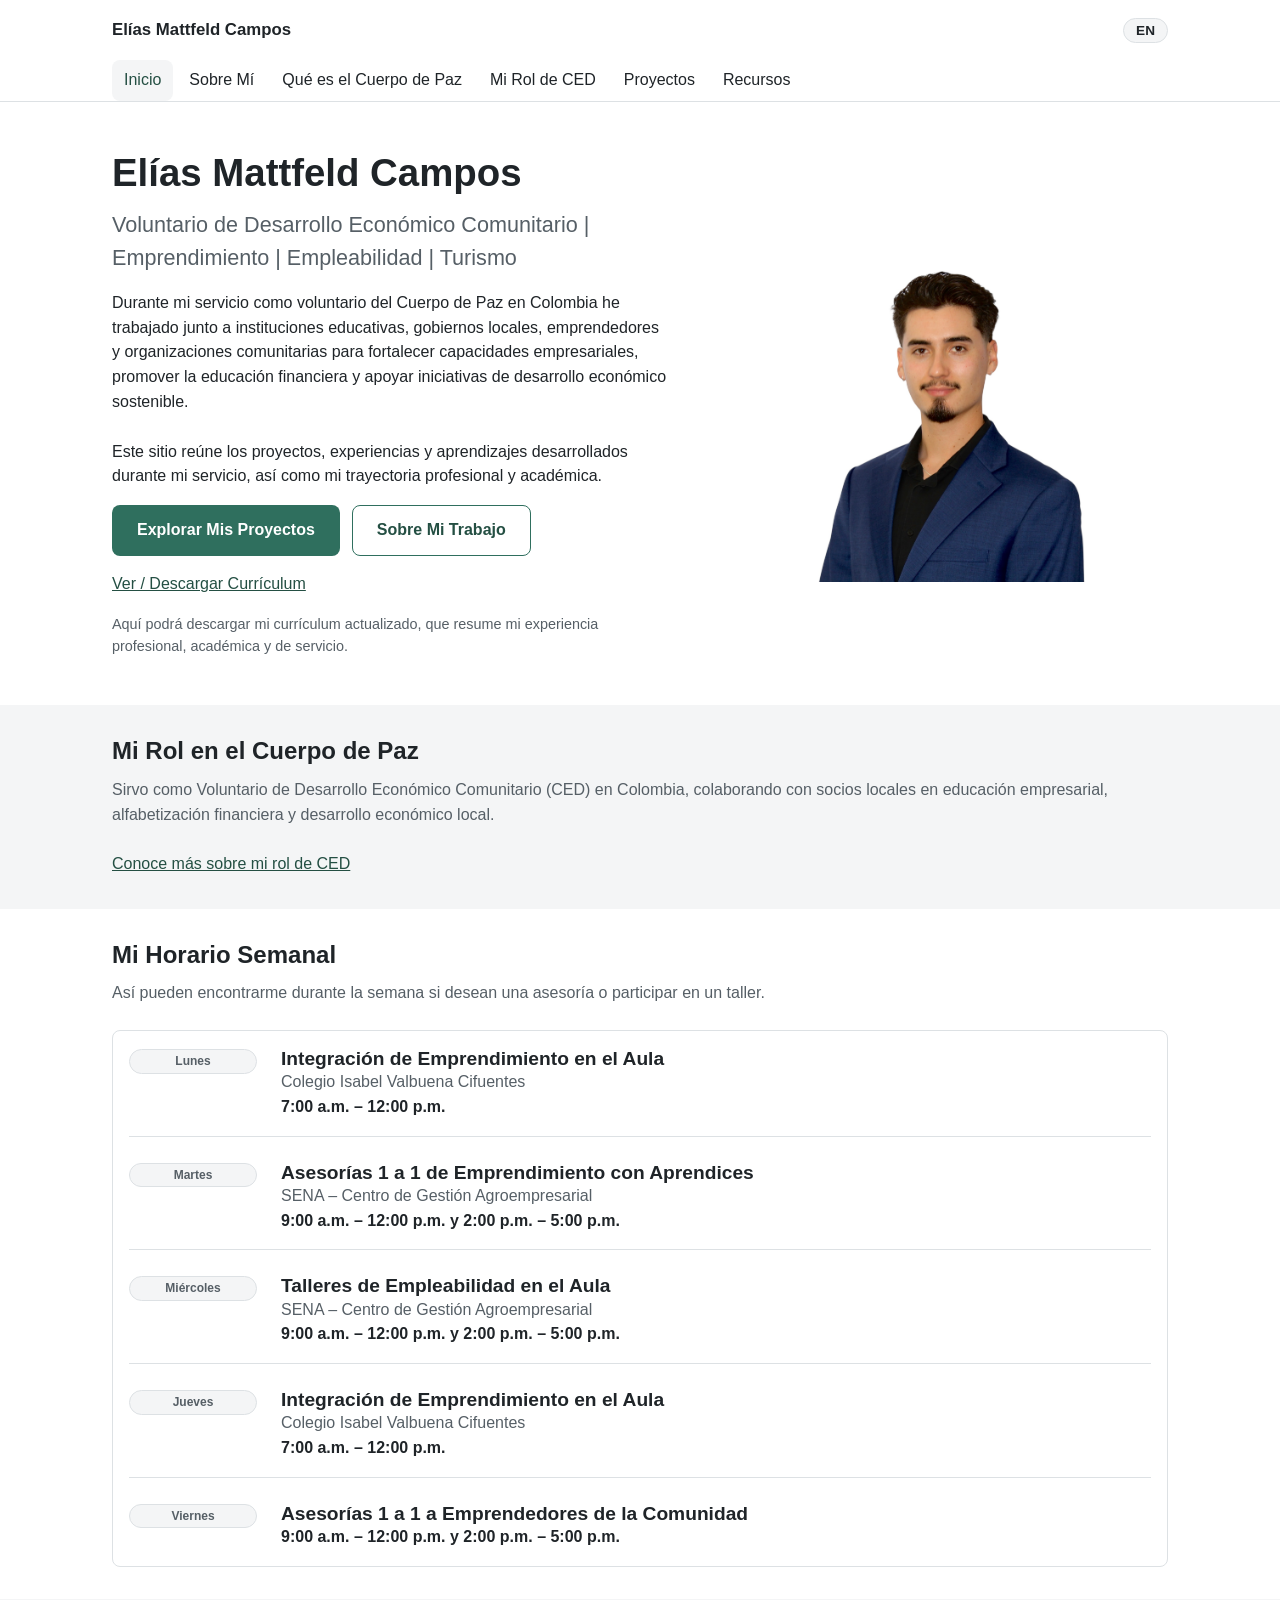
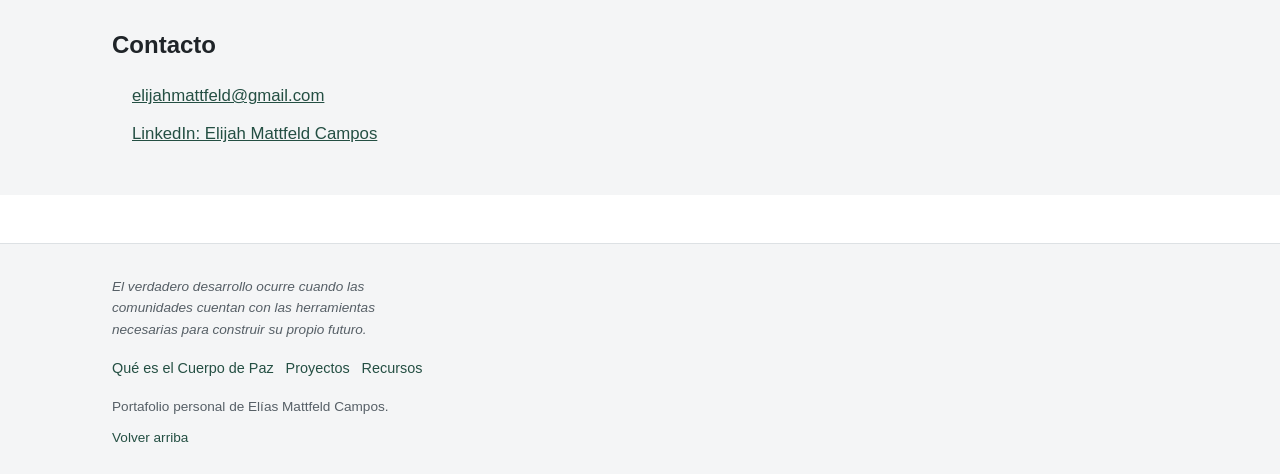
<file: index.html>
<!DOCTYPE html>
<html lang="es">
<head>
<meta charset="UTF-8" />
<meta name="viewport" content="width=device-width, initial-scale=1.0" />
<title data-i18n="meta.home.title">Elías Mattfeld Campos | Voluntario de Cuerpo de Paz</title>
<meta name="description" data-i18n-attr="content:meta.home.description" content="Portafolio profesional de Elías Mattfeld Campos." />
<meta property="og:title" data-i18n-attr="content:meta.home.title" content="Elías Mattfeld Campos" />
<meta property="og:description" data-i18n-attr="content:meta.home.description" content="Portafolio profesional de Elías Mattfeld Campos." />
<meta property="og:type" content="website" />
<meta property="og:image" content="assets/images/professional-headshot.jpg" />
<link rel="stylesheet" href="assets/css/styles.css" />
</head>
<body id="top">
<a class="skip-link" href="#main-content">Saltar al contenido principal / Skip to main content</a>

<header class="site-header">
  <div class="container header-inner">
    <a href="index.html" class="site-title">Elías Mattfeld Campos</a>
    <div class="nav-controls">
      <button class="lang-toggle" type="button">EN</button>
      <button class="nav-toggle" type="button" aria-expanded="false" aria-controls="main-nav" aria-label="Abrir menú / Open menu">
        <svg viewBox="0 0 24 24" fill="none" stroke="currentColor" stroke-width="2" aria-hidden="true"><line x1="3" y1="6" x2="21" y2="6"/><line x1="3" y1="12" x2="21" y2="12"/><line x1="3" y1="18" x2="21" y2="18"/></svg>
      </button>
    </div>
  </div>
  <nav class="main-nav" id="main-nav" aria-label="Principal">
    <div class="container">
      <ul>
        <li><a href="index.html" data-i18n="nav.home">Inicio</a></li>
        <li><a href="about.html" data-i18n="nav.about">Sobre Mí</a></li>
        <li><a href="peace-corps.html" data-i18n="nav.peaceCorps">Qué es el Cuerpo de Paz</a></li>
        <li><a href="ced-role.html" data-i18n="nav.cedRole">Mi Rol de CED</a></li>
        <li><a href="projects.html" data-i18n="nav.projects">Proyectos</a></li>
        <li><a href="resources.html" data-i18n="nav.resources">Recursos</a></li>
      </ul>
    </div>
  </nav>
</header>

<main id="main-content">

  <section class="hero">
    <div class="container hero-grid">
      <div>
        <h1>Elías Mattfeld Campos</h1>
        <p class="hero-headline" data-i18n="home.headline">Voluntario de Desarrollo Económico Comunitario | Negocios y Desarrollo Internacional</p>
        <p data-i18n="home.intro" style="white-space: pre-line;">Durante mi servicio como voluntario del Cuerpo de Paz en Colombia he trabajado junto a instituciones educativas, gobiernos locales, emprendedores y organizaciones comunitarias para fortalecer capacidades empresariales, promover la educación financiera y apoyar iniciativas de desarrollo económico sostenible.

Este sitio reúne los proyectos, experiencias y aprendizajes desarrollados durante mi servicio, así como mi trayectoria profesional y académica.</p>
        <div class="btn-group">
          <a class="btn btn-primary" href="projects.html" data-i18n="home.ctaProjects">Explorar Mis Proyectos</a>
          <a class="btn btn-secondary" href="ced-role.html" data-i18n="home.ctaAbout">Sobre Mi Trabajo</a>
        </div>
        <p style="margin-top: var(--space-4);">
          <a href="assets/documents/resume-elias-mattfeld-campos.pdf" data-i18n="home.resumeLink" target="_blank" rel="noopener">Ver / Descargar Currículum</a>
        </p>
        <p class="text-muted" data-i18n="home.resumeIntro" style="font-size: 0.9rem;">Aquí podrá descargar mi currículum actualizado, que resume mi experiencia profesional, académica y de servicio.</p>
      </div>
      <img class="hero-photo" src="assets/images/professional-headshot.jpg" data-i18n-attr="alt:home.photoAlt" alt="Retrato profesional de Elías Mattfeld Campos" loading="lazy" />
    </div>
  </section>

  <section class="section-alt">
    <div class="container">
      <div class="section-header">
        <h2 data-i18n="home.roleOverviewTitle">Mi Rol en el Cuerpo de Paz</h2>
        <p data-i18n="home.roleOverviewText">Sirvo como Voluntario de Desarrollo Económico Comunitario (CED) en Colombia.</p>
      </div>
      <a href="ced-role.html" data-i18n="home.roleOverviewLink">Conoce más sobre mi rol de CED</a>
    </div>
  </section>

  <section>
    <div class="container">
      <div class="section-header">
        <h2 data-i18n="home.scheduleTitle">Mi Horario Semanal</h2>
        <p data-i18n="home.scheduleIntro">Así pueden encontrarme durante la semana si desean una asesoría o participar en un taller.</p>
      </div>
      <article class="card">
        <div class="card-body schedule-box" id="home-schedule"></div>
      </article>
    </div>
  </section>

  <section class="section-alt">
    <div class="container">
      <div class="section-header">
        <h2 data-i18n="nav.contact">Contacto</h2>
      </div>
      <ul class="contact-list">
        <li><a href="mailto:elijahmattfeld@gmail.com">elijahmattfeld@gmail.com</a></li>
        <li><a href="https://www.linkedin.com/in/elijah-z-mattfeld-2002" target="_blank" rel="noopener noreferrer">LinkedIn: Elijah Mattfeld Campos</a></li>
      </ul>
    </div>
  </section>

</main>

<footer class="site-footer">
  <div class="container">
    <p class="footer-tagline" data-i18n="footer.tagline">El verdadero desarrollo ocurre cuando las comunidades cuentan con las herramientas necesarias para construir su propio futuro.</p>
    <ul class="footer-links">
      <li><a href="peace-corps.html" data-i18n="nav.peaceCorps">Qué es el Cuerpo de Paz</a></li>
      <li><a href="projects.html" data-i18n="nav.projects">Proyectos</a></li>
      <li><a href="resources.html" data-i18n="nav.resources">Recursos</a></li>
    </ul>
    <p data-i18n="footer.rights">Portafolio personal de Elías Mattfeld Campos.</p>
    <a class="back-to-top" href="#top" data-i18n="footer.backToTop">Volver arriba</a>
  </div>
</footer>

<script src="assets/js/i18n.js"></script>
<script src="assets/js/main.js"></script>
<script>
  function renderHomeLists(dict) {
    const schedule = document.getElementById("home-schedule");
    if (schedule && dict.home.schedule) {
      schedule.innerHTML = dict.home.schedule
        .map(
          (s) => `
            <div class="schedule-row">
              <span class="badge">${s.days}</span>
              <div>
                <h3>${s.activity}</h3>
                ${s.location ? `<p class="text-muted" style="margin-bottom: 0;">${s.location}</p>` : ""}
                <p style="margin-bottom: 0;"><strong>${s.hours}</strong></p>
              </div>
            </div>
          `
        )
        .join("");
    }
  }
  document.addEventListener("i18n:rendered", (e) => renderHomeLists(e.detail.dict));
</script>
</body>
</html>
</file>
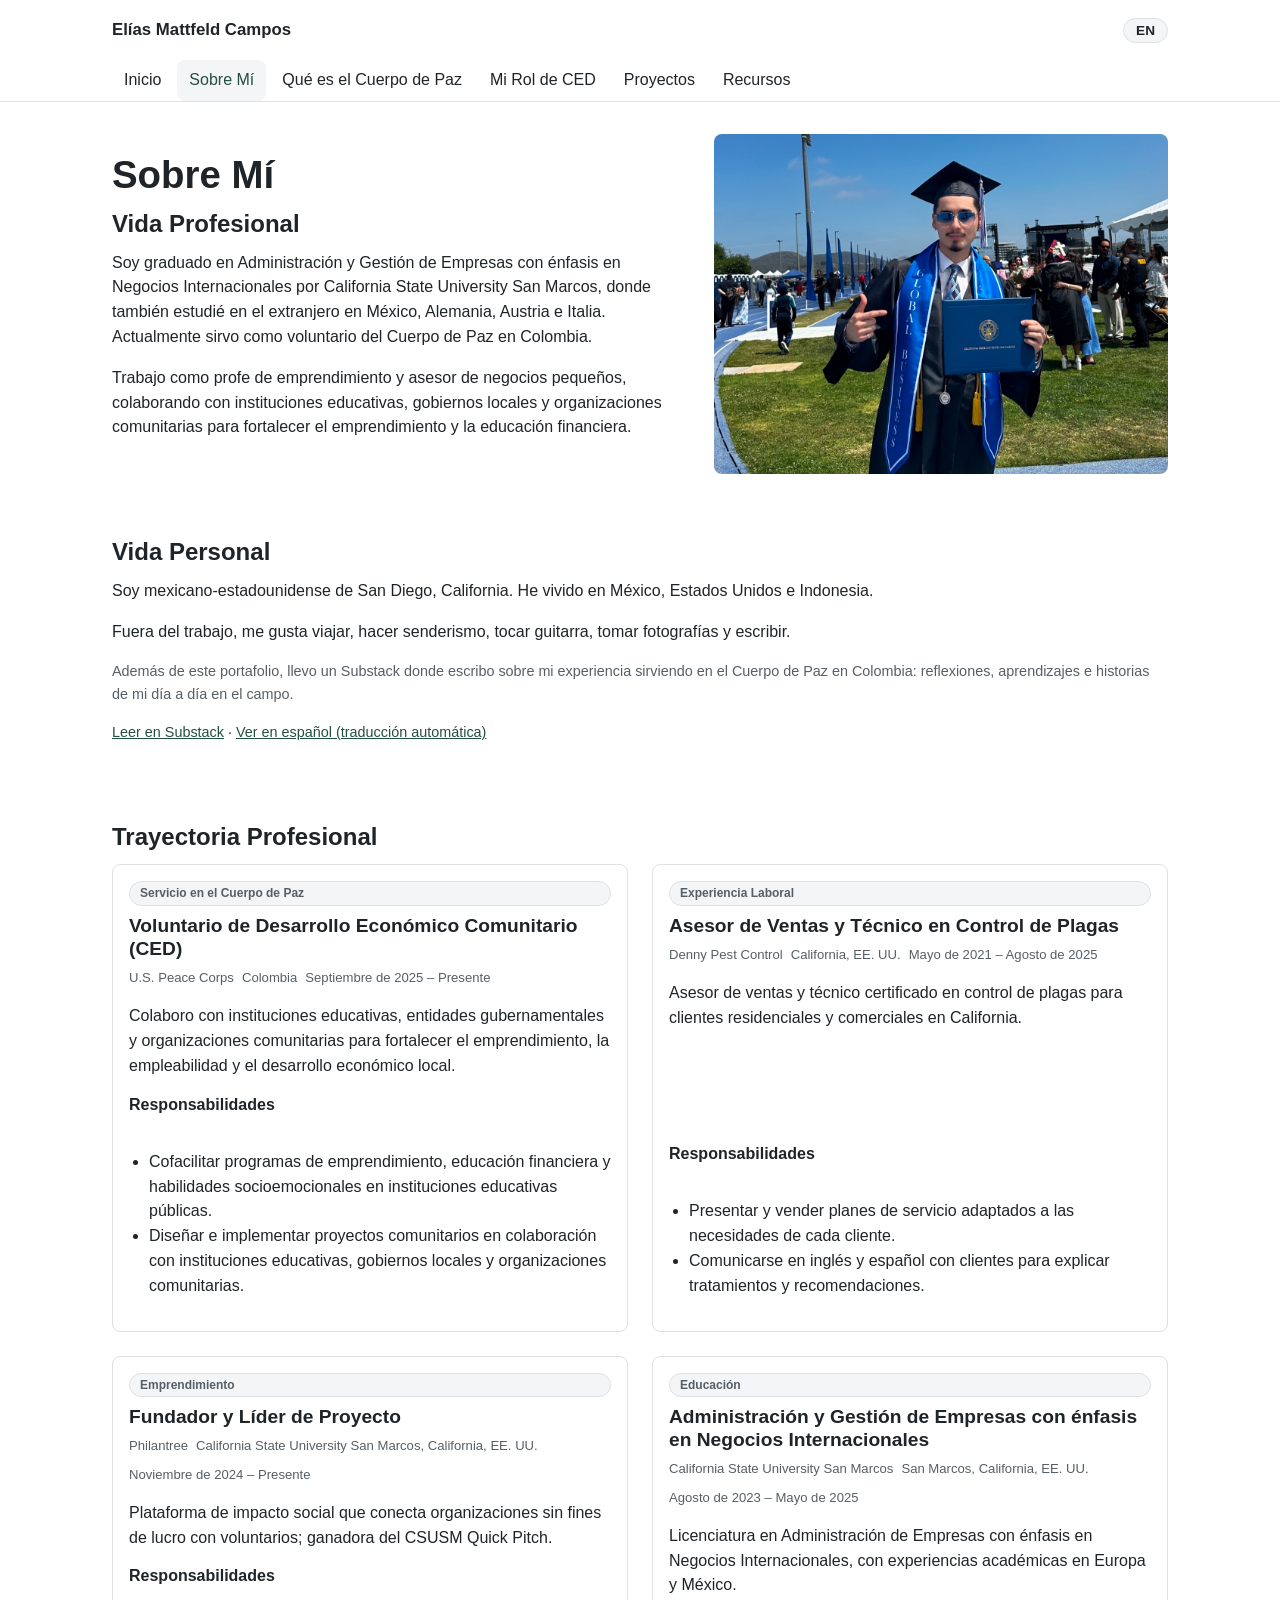
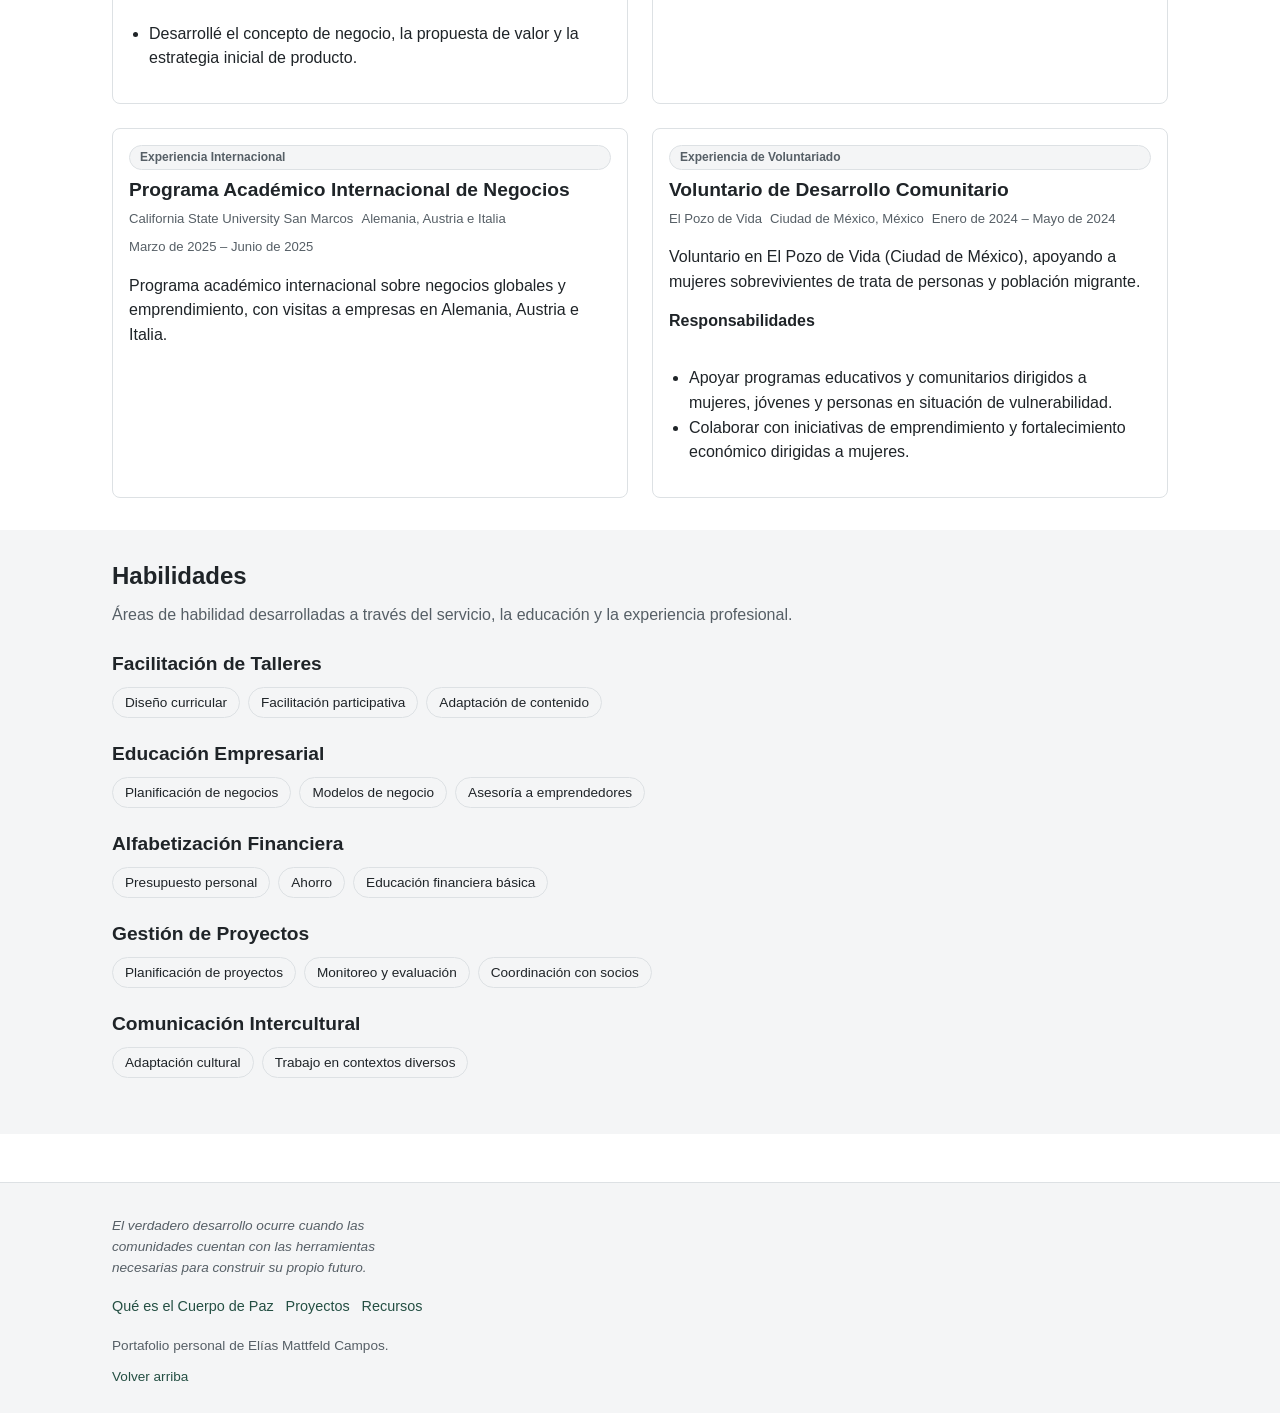
<file: about.html>
<!DOCTYPE html>
<html lang="es">
<head>
<meta charset="UTF-8" />
<meta name="viewport" content="width=device-width, initial-scale=1.0" />
<title data-i18n="meta.about.title">Sobre Mí | Elías Mattfeld Campos</title>
<meta name="description" data-i18n-attr="content:meta.about.description" content="Conoce mi trayectoria educativa, profesional e internacional." />
<meta property="og:title" data-i18n-attr="content:meta.about.title" content="Sobre Mí | Elías Mattfeld Campos" />
<meta property="og:description" data-i18n-attr="content:meta.about.description" content="Conoce mi trayectoria educativa, profesional e internacional." />
<meta property="og:type" content="website" />
<link rel="stylesheet" href="assets/css/styles.css" />
</head>
<body id="top">
<a class="skip-link" href="#main-content">Saltar al contenido principal / Skip to main content</a>

<header class="site-header">
  <div class="container header-inner">
    <a href="index.html" class="site-title">Elías Mattfeld Campos</a>
    <div class="nav-controls">
      <button class="lang-toggle" type="button">EN</button>
      <button class="nav-toggle" type="button" aria-expanded="false" aria-controls="main-nav" aria-label="Abrir menú / Open menu">
        <svg viewBox="0 0 24 24" fill="none" stroke="currentColor" stroke-width="2" aria-hidden="true"><line x1="3" y1="6" x2="21" y2="6"/><line x1="3" y1="12" x2="21" y2="12"/><line x1="3" y1="18" x2="21" y2="18"/></svg>
      </button>
    </div>
  </div>
  <nav class="main-nav" id="main-nav" aria-label="Principal">
    <div class="container">
      <ul>
        <li><a href="index.html" data-i18n="nav.home">Inicio</a></li>
        <li><a href="about.html" data-i18n="nav.about">Sobre Mí</a></li>
        <li><a href="peace-corps.html" data-i18n="nav.peaceCorps">Qué es el Cuerpo de Paz</a></li>
        <li><a href="ced-role.html" data-i18n="nav.cedRole">Mi Rol de CED</a></li>
        <li><a href="projects.html" data-i18n="nav.projects">Proyectos</a></li>
        <li><a href="resources.html" data-i18n="nav.resources">Recursos</a></li>
      </ul>
    </div>
  </nav>
</header>

<main id="main-content">
  <section>
    <div class="container hero-grid">
      <div>
        <h1 data-i18n="about.heading">Sobre Mí</h1>
        <h2 data-i18n="about.professionalLifeTitle">Vida Profesional</h2>
        <p data-i18n="about.intro">Soy graduado en Administración y Gestión de Empresas con énfasis en Negocios Internacionales por California State University San Marcos, donde también estudié en el extranjero en México, Alemania, Austria e Italia. Actualmente sirvo como voluntario del Cuerpo de Paz en Colombia.</p>
        <p data-i18n="about.roleIntro">Trabajo como profe de emprendimiento y asesor de negocios pequeños, colaborando con instituciones educativas, gobiernos locales y organizaciones comunitarias para fortalecer el emprendimiento y la educación financiera.</p>
      </div>
      <img class="hero-photo" src="assets/images/graduation.jpg" data-i18n-attr="alt:about.portraitAlt" alt="Retrato de Elías Mattfeld Campos" loading="lazy" />
    </div>
  </section>

  <section>
    <div class="container">
      <h2 data-i18n="about.personalLifeTitle">Vida Personal</h2>
      <div id="about-personal-life"></div>
      <p class="text-muted" id="about-substack-text" style="font-size: 0.9rem;"></p>
      <p style="font-size: 0.9rem;">
        <a href="https://elimattcamp.substack.com/" target="_blank" rel="noopener noreferrer" data-i18n="about.substackLinkLabel">Leer en Substack</a>
        · <a href="https://translate.google.com/translate?sl=en&tl=es&u=https://elimattcamp.substack.com/" target="_blank" rel="noopener noreferrer" data-i18n="about.substackTranslatedLabel">Ver en español (traducción automática)</a>
      </p>
    </div>
  </section>

  <section>
    <div class="container">
      <h2 data-i18n="experience.timelineTitle">Trayectoria Profesional</h2>
      <div id="experience-list" class="card-grid cols-2"></div>
    </div>
  </section>

  <section class="section-alt">
    <div class="container">
      <div class="section-header">
        <h2 data-i18n="experience.skillsHeading">Habilidades</h2>
        <p data-i18n="experience.skillsIntro">Áreas de habilidad desarrolladas a través del servicio, la educación y la experiencia profesional.</p>
      </div>
      <div id="skill-groups"></div>
    </div>
  </section>
</main>

<footer class="site-footer">
  <div class="container">
    <p class="footer-tagline" data-i18n="footer.tagline">El verdadero desarrollo ocurre cuando las comunidades cuentan con las herramientas necesarias para construir su propio futuro.</p>
    <ul class="footer-links">
      <li><a href="peace-corps.html" data-i18n="nav.peaceCorps">Qué es el Cuerpo de Paz</a></li>
      <li><a href="projects.html" data-i18n="nav.projects">Proyectos</a></li>
      <li><a href="resources.html" data-i18n="nav.resources">Recursos</a></li>
    </ul>
    <p data-i18n="footer.rights">Portafolio personal de Elías Mattfeld Campos.</p>
    <a class="back-to-top" href="#top" data-i18n="footer.backToTop">Volver arriba</a>
  </div>
</footer>

<script src="assets/js/i18n.js"></script>
<script src="assets/js/main.js"></script>
<script>
  function localize(field, lang) {
    if (field && typeof field === "object") return field[lang] || field.es || field.en || "";
    return field || "";
  }
  function escapeHtml(str) {
    const div = document.createElement("div");
    div.textContent = str || "";
    return div.innerHTML;
  }

  function renderAbout(dict) {
    const personalLife = document.getElementById("about-personal-life");
    if (personalLife && dict.about.personalLife) {
      personalLife.innerHTML = dict.about.personalLife.map((p) => `<p>${p}</p>`).join("");
    }
    const substackText = document.getElementById("about-substack-text");
    if (substackText && dict.about.substackText) {
      substackText.textContent = dict.about.substackText;
    }
  }

  let experienceData = null;
  async function loadExperience() {
    if (experienceData) return experienceData;
    const res = await fetch("data/experience.json", { cache: "no-cache" });
    experienceData = await res.json();
    return experienceData;
  }

  async function renderExperience(dict) {
    const lang = window.i18n.getLang();
    const entries = await loadExperience();
    const list = document.getElementById("experience-list");
    if (list) {
      list.innerHTML = entries
        .map((e) => {
          const responsibilities = (e.responsibilities || []).map((r) => `<li>${escapeHtml(localize(r, lang))}</li>`).join("");
          return `
            <article class="card">
              <div class="card-body">
                <span class="badge">${escapeHtml(localize(e.type, lang))}</span>
                <h3>${escapeHtml(localize(e.role, lang))}</h3>
                <p class="card-meta"><span>${escapeHtml(e.organization)}</span><span>${escapeHtml(e.location)}</span><span>${escapeHtml(e.dates)}</span></p>
                <p>${escapeHtml(localize(e.summary, lang))}</p>
                ${responsibilities ? `<h4>${dict.experience.responsibilitiesTitle}</h4><ul>${responsibilities}</ul>` : ""}
              </div>
            </article>
          `;
        })
        .join("");
    }
  }

  function renderSkills(dict) {
    const container = document.getElementById("skill-groups");
    if (container && dict.experience.skillGroups) {
      container.innerHTML = dict.experience.skillGroups
        .map(
          (g) => `
          <div class="skill-group">
            <h3>${g.title}</h3>
            <div class="skill-badges">${g.skills.map((s) => `<span class="skill-badge">${s}</span>`).join("")}</div>
          </div>
        `
        )
        .join("");
    }
  }

  document.addEventListener("i18n:rendered", (e) => {
    renderAbout(e.detail.dict);
    renderExperience(e.detail.dict);
    renderSkills(e.detail.dict);
  });
</script>
</body>
</html>
</file>
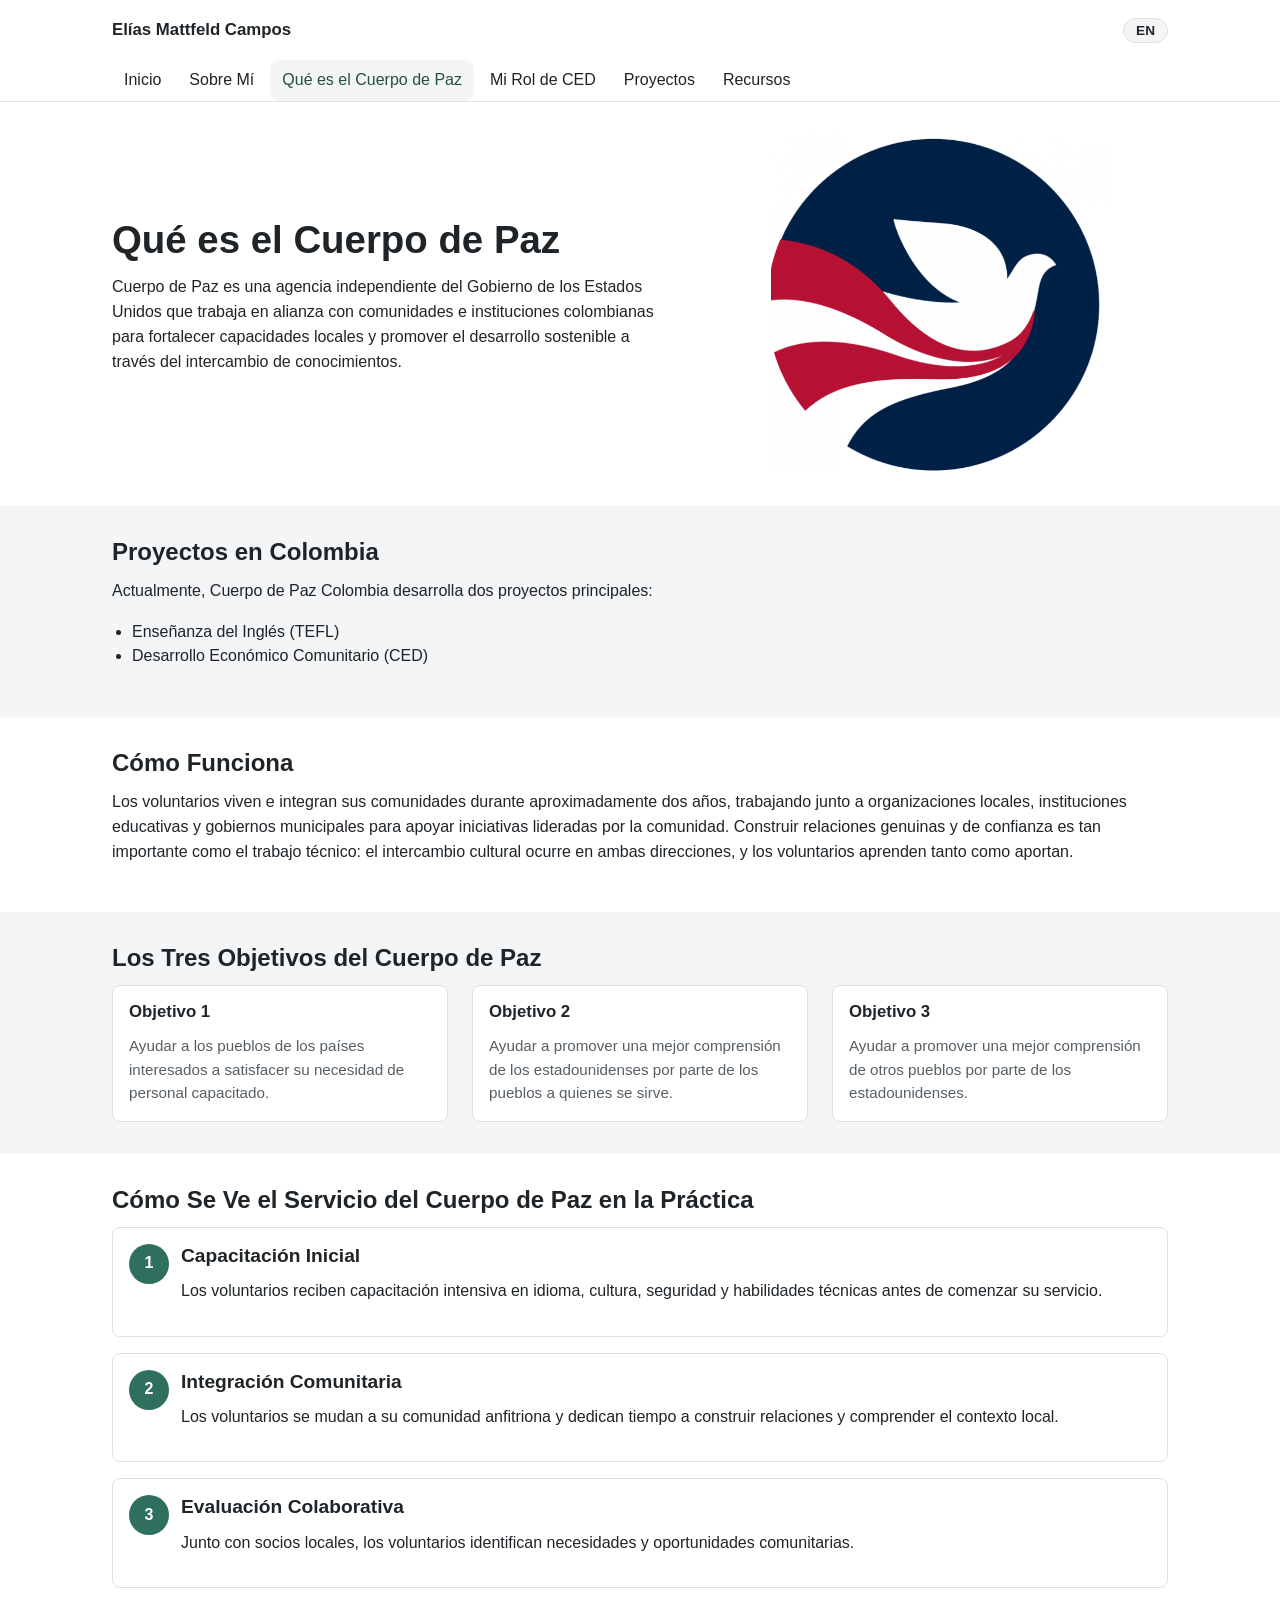
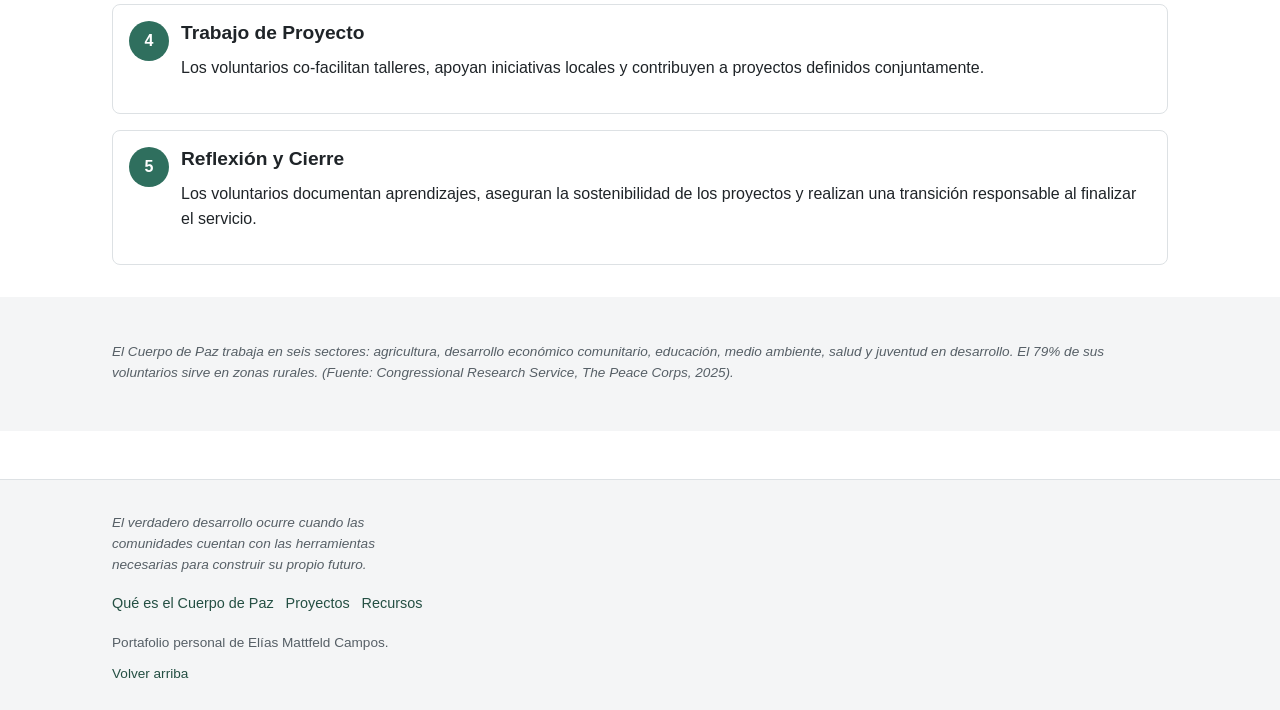
<file: peace-corps.html>
<!DOCTYPE html>
<html lang="es">
<head>
<meta charset="UTF-8" />
<meta name="viewport" content="width=device-width, initial-scale=1.0" />
<title data-i18n="meta.peaceCorps.title">Qué es el Cuerpo de Paz | Elías Mattfeld Campos</title>
<meta name="description" data-i18n-attr="content:meta.peaceCorps.description" content="Una explicación en lenguaje sencillo sobre el Cuerpo de Paz." />
<meta property="og:title" data-i18n-attr="content:meta.peaceCorps.title" content="Qué es el Cuerpo de Paz" />
<meta property="og:description" data-i18n-attr="content:meta.peaceCorps.description" content="Una explicación en lenguaje sencillo sobre el Cuerpo de Paz." />
<meta property="og:type" content="website" />
<link rel="stylesheet" href="assets/css/styles.css" />
</head>
<body id="top">
<a class="skip-link" href="#main-content">Saltar al contenido principal / Skip to main content</a>

<header class="site-header">
  <div class="container header-inner">
    <a href="index.html" class="site-title">Elías Mattfeld Campos</a>
    <div class="nav-controls">
      <button class="lang-toggle" type="button">EN</button>
      <button class="nav-toggle" type="button" aria-expanded="false" aria-controls="main-nav" aria-label="Abrir menú / Open menu">
        <svg viewBox="0 0 24 24" fill="none" stroke="currentColor" stroke-width="2" aria-hidden="true"><line x1="3" y1="6" x2="21" y2="6"/><line x1="3" y1="12" x2="21" y2="12"/><line x1="3" y1="18" x2="21" y2="18"/></svg>
      </button>
    </div>
  </div>
  <nav class="main-nav" id="main-nav" aria-label="Principal">
    <div class="container">
      <ul>
        <li><a href="index.html" data-i18n="nav.home">Inicio</a></li>
        <li><a href="about.html" data-i18n="nav.about">Sobre Mí</a></li>
        <li><a href="peace-corps.html" data-i18n="nav.peaceCorps">Qué es el Cuerpo de Paz</a></li>
        <li><a href="ced-role.html" data-i18n="nav.cedRole">Mi Rol de CED</a></li>
        <li><a href="projects.html" data-i18n="nav.projects">Proyectos</a></li>
        <li><a href="resources.html" data-i18n="nav.resources">Recursos</a></li>
      </ul>
    </div>
  </nav>
</header>

<main id="main-content">
  <section>
    <div class="container hero-grid">
      <div>
        <h1 data-i18n="peaceCorps.heading">Qué es el Cuerpo de Paz</h1>
        <p data-i18n="peaceCorps.intro">El Cuerpo de Paz es una agencia del gobierno de los Estados Unidos.</p>
      </div>
      <img class="hero-photo" style="object-fit: contain; background: #fff;" src="assets/images/pc-logo.png" alt="Logo oficial del Cuerpo de Paz" loading="lazy" />
    </div>
  </section>

  <section class="section-alt">
    <div class="container">
      <h2 data-i18n="peaceCorps.whatItIsTitle">Qué es</h2>
      <p data-i18n="peaceCorps.whatItIsText">El Cuerpo de Paz combina servicio, intercambio cultural y colaboración comunitaria.</p>
      <ul id="pc-projects"></ul>
    </div>
  </section>

  <section>
    <div class="container">
      <h2 data-i18n="peaceCorps.howItWorksTitle">Cómo Funciona</h2>
      <p data-i18n="peaceCorps.howItWorksText">Los voluntarios viven e integran sus comunidades durante aproximadamente dos años, trabajando junto a organizaciones locales, instituciones educativas y gobiernos municipales para apoyar iniciativas lideradas por la comunidad. Construir relaciones genuinas y de confianza es tan importante como el trabajo técnico: el intercambio cultural ocurre en ambas direcciones, y los voluntarios aprenden tanto como aportan.</p>
    </div>
  </section>

  <section class="section-alt">
    <div class="container">
      <h2 data-i18n="peaceCorps.goalsTitle">Los Tres Objetivos del Cuerpo de Paz</h2>
      <div id="pc-goals" class="card-grid cols-3"></div>
    </div>
  </section>

  <section>
    <div class="container">
      <h2 data-i18n="peaceCorps.practiceTitle">Cómo Se Ve el Servicio del Cuerpo de Paz en la Práctica</h2>
      <ol class="step-list" id="pc-practice"></ol>
    </div>
  </section>

  <section class="section-alt">
    <div class="container">
      <p class="stats-note" data-i18n="peaceCorps.statsNote">El Cuerpo de Paz trabaja en seis sectores: agricultura, desarrollo económico comunitario, educación, medio ambiente, salud y juventud en desarrollo. El 79% de sus voluntarios sirve en zonas rurales. (Fuente: Congressional Research Service, The Peace Corps, 2025).</p>
    </div>
  </section>
</main>

<footer class="site-footer">
  <div class="container">
    <p class="footer-tagline" data-i18n="footer.tagline">El verdadero desarrollo ocurre cuando las comunidades cuentan con las herramientas necesarias para construir su propio futuro.</p>
    <ul class="footer-links">
      <li><a href="peace-corps.html" data-i18n="nav.peaceCorps">Qué es el Cuerpo de Paz</a></li>
      <li><a href="projects.html" data-i18n="nav.projects">Proyectos</a></li>
      <li><a href="resources.html" data-i18n="nav.resources">Recursos</a></li>
    </ul>
    <p data-i18n="footer.rights">Portafolio personal de Elías Mattfeld Campos.</p>
    <a class="back-to-top" href="#top" data-i18n="footer.backToTop">Volver arriba</a>
  </div>
</footer>

<script src="assets/js/i18n.js"></script>
<script src="assets/js/main.js"></script>
<script>
  function renderPeaceCorps(dict) {
    const goals = document.getElementById("pc-goals");
    if (goals && dict.peaceCorps.goals) {
      goals.innerHTML = dict.peaceCorps.goals
        .map((g) => `<div class="icon-card"><h3>${g.title}</h3><p>${g.text}</p></div>`)
        .join("");
    }
    const practice = document.getElementById("pc-practice");
    if (practice && dict.peaceCorps.practiceSteps) {
      practice.innerHTML = dict.peaceCorps.practiceSteps
        .map((s) => `<li class="step-item"><span class="step-number" aria-hidden="true"></span><div><h3>${s.title}</h3><p>${s.text}</p></div></li>`)
        .join("");
    }
    const projects = document.getElementById("pc-projects");
    if (projects && dict.peaceCorps.projects) {
      projects.innerHTML = dict.peaceCorps.projects.map((item) => `<li>${item}</li>`).join("");
    }
  }
  document.addEventListener("i18n:rendered", (e) => renderPeaceCorps(e.detail.dict));
</script>
</body>
</html>
</file>
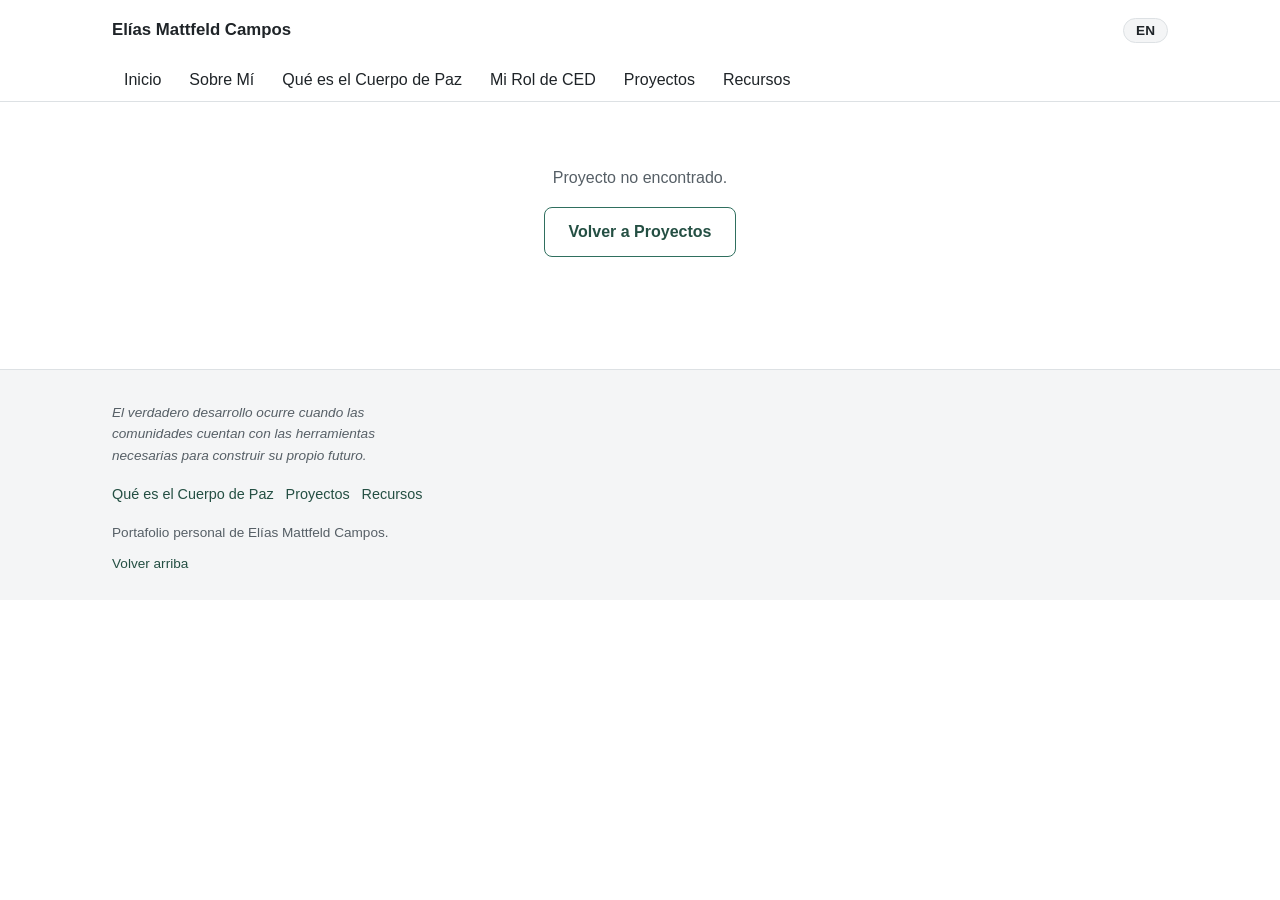
<file: project.html>
<!DOCTYPE html>
<html lang="es">
<head>
<meta charset="UTF-8" />
<meta name="viewport" content="width=device-width, initial-scale=1.0" />
<title data-i18n="meta.project.title">Proyecto | Elías Mattfeld Campos</title>
<meta name="description" data-i18n-attr="content:meta.project.description" content="Detalles de un proyecto comunitario o profesional." />
<meta property="og:title" data-i18n-attr="content:meta.project.title" content="Proyecto" />
<meta property="og:description" data-i18n-attr="content:meta.project.description" content="Detalles de un proyecto comunitario o profesional." />
<meta property="og:type" content="article" />
<link rel="stylesheet" href="assets/css/styles.css" />
</head>
<body id="top">
<a class="skip-link" href="#main-content">Saltar al contenido principal / Skip to main content</a>

<header class="site-header">
  <div class="container header-inner">
    <a href="index.html" class="site-title">Elías Mattfeld Campos</a>
    <div class="nav-controls">
      <button class="lang-toggle" type="button">EN</button>
      <button class="nav-toggle" type="button" aria-expanded="false" aria-controls="main-nav" aria-label="Abrir menú / Open menu">
        <svg viewBox="0 0 24 24" fill="none" stroke="currentColor" stroke-width="2" aria-hidden="true"><line x1="3" y1="6" x2="21" y2="6"/><line x1="3" y1="12" x2="21" y2="12"/><line x1="3" y1="18" x2="21" y2="18"/></svg>
      </button>
    </div>
  </div>
  <nav class="main-nav" id="main-nav" aria-label="Principal">
    <div class="container">
      <ul>
        <li><a href="index.html" data-i18n="nav.home">Inicio</a></li>
        <li><a href="about.html" data-i18n="nav.about">Sobre Mí</a></li>
        <li><a href="peace-corps.html" data-i18n="nav.peaceCorps">Qué es el Cuerpo de Paz</a></li>
        <li><a href="ced-role.html" data-i18n="nav.cedRole">Mi Rol de CED</a></li>
        <li><a href="projects.html" data-i18n="nav.projects">Proyectos</a></li>
        <li><a href="resources.html" data-i18n="nav.resources">Recursos</a></li>
      </ul>
    </div>
  </nav>
</header>

<main id="main-content">
  <section>
    <div class="container">
      <div id="project-detail"></div>
    </div>
  </section>
</main>

<footer class="site-footer">
  <div class="container">
    <p class="footer-tagline" data-i18n="footer.tagline">El verdadero desarrollo ocurre cuando las comunidades cuentan con las herramientas necesarias para construir su propio futuro.</p>
    <ul class="footer-links">
      <li><a href="peace-corps.html" data-i18n="nav.peaceCorps">Qué es el Cuerpo de Paz</a></li>
      <li><a href="projects.html" data-i18n="nav.projects">Proyectos</a></li>
      <li><a href="resources.html" data-i18n="nav.resources">Recursos</a></li>
    </ul>
    <p data-i18n="footer.rights">Portafolio personal de Elías Mattfeld Campos.</p>
    <a class="back-to-top" href="#top" data-i18n="footer.backToTop">Volver arriba</a>
  </div>
</footer>

<script src="assets/js/i18n.js"></script>
<script src="assets/js/main.js"></script>
<script src="assets/js/projects.js"></script>
<script>
  document.addEventListener("DOMContentLoaded", () => {
    window.ProjectsModule.renderDetail("project-detail");
  });
</script>
</body>
</html>
</file>
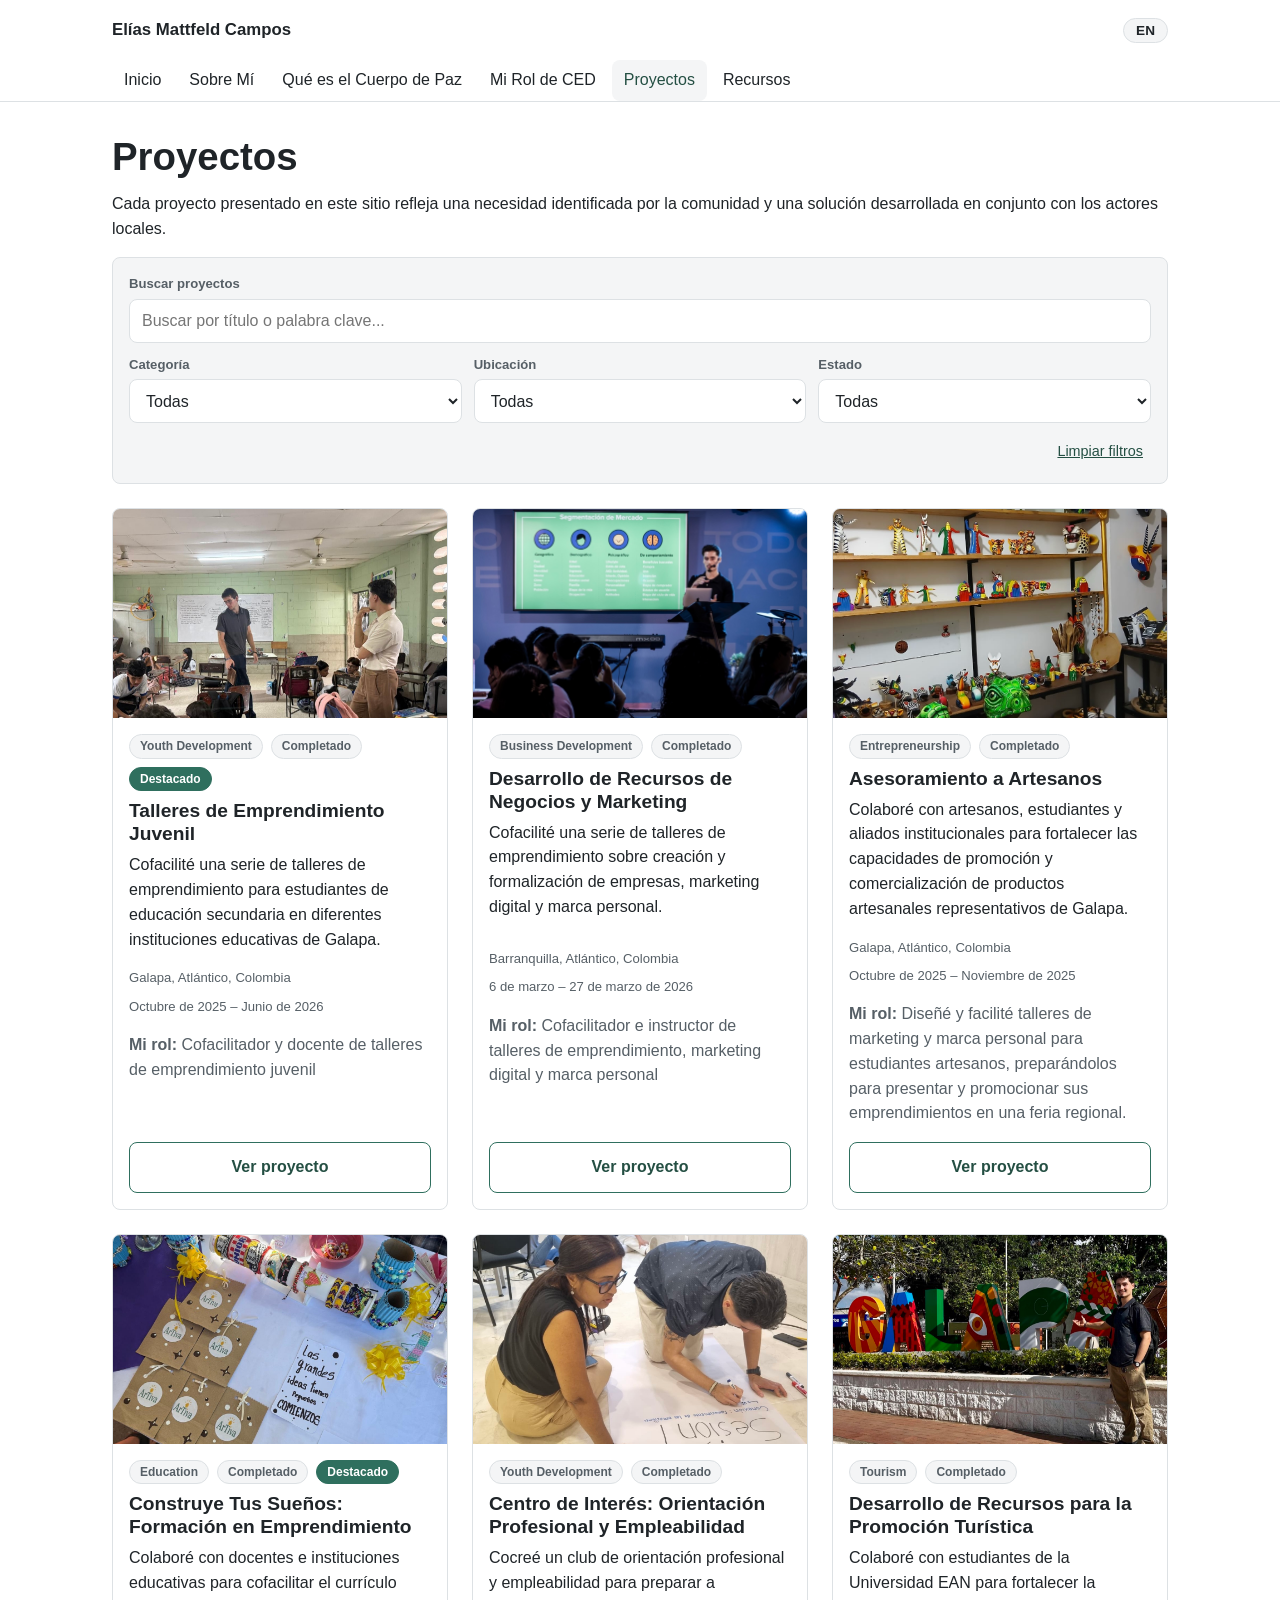
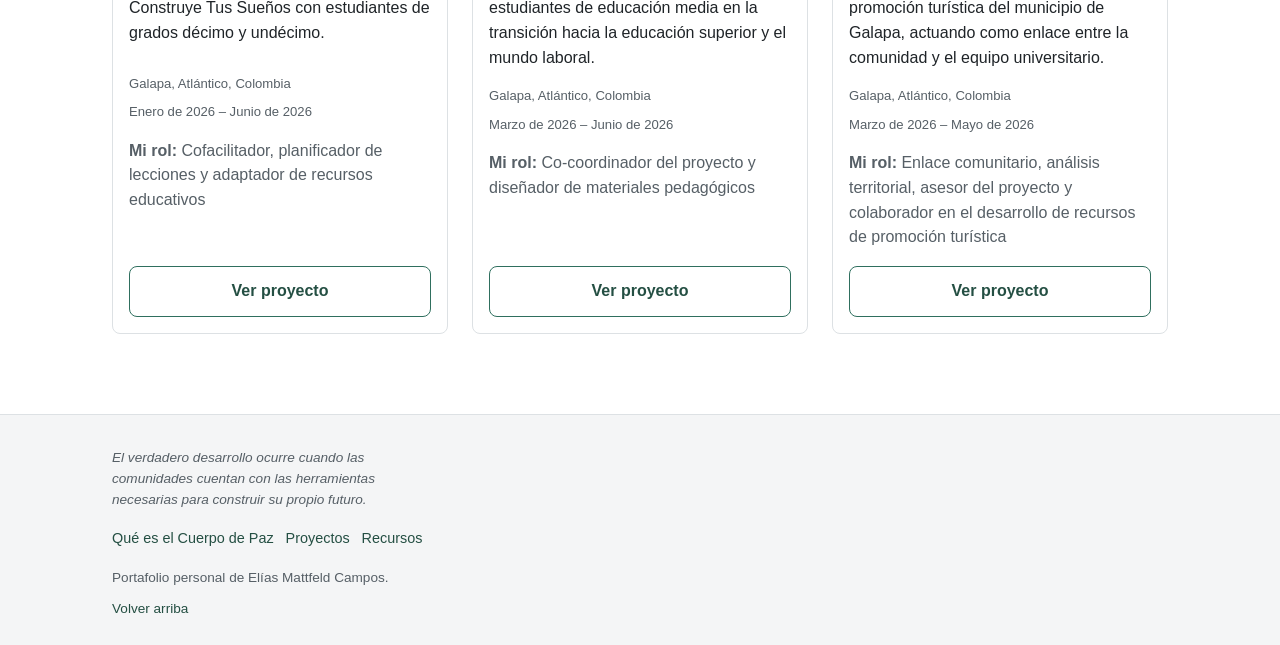
<file: projects.html>
<!DOCTYPE html>
<html lang="es">
<head>
<meta charset="UTF-8" />
<meta name="viewport" content="width=device-width, initial-scale=1.0" />
<title data-i18n="meta.projects.title">Proyectos | Elías Mattfeld Campos</title>
<meta name="description" data-i18n-attr="content:meta.projects.description" content="Explora los proyectos comunitarios y profesionales." />
<meta property="og:title" data-i18n-attr="content:meta.projects.title" content="Proyectos" />
<meta property="og:description" data-i18n-attr="content:meta.projects.description" content="Explora los proyectos comunitarios y profesionales." />
<meta property="og:type" content="website" />
<link rel="stylesheet" href="assets/css/styles.css" />
</head>
<body id="top">
<a class="skip-link" href="#main-content">Saltar al contenido principal / Skip to main content</a>

<header class="site-header">
  <div class="container header-inner">
    <a href="index.html" class="site-title">Elías Mattfeld Campos</a>
    <div class="nav-controls">
      <button class="lang-toggle" type="button">EN</button>
      <button class="nav-toggle" type="button" aria-expanded="false" aria-controls="main-nav" aria-label="Abrir menú / Open menu">
        <svg viewBox="0 0 24 24" fill="none" stroke="currentColor" stroke-width="2" aria-hidden="true"><line x1="3" y1="6" x2="21" y2="6"/><line x1="3" y1="12" x2="21" y2="12"/><line x1="3" y1="18" x2="21" y2="18"/></svg>
      </button>
    </div>
  </div>
  <nav class="main-nav" id="main-nav" aria-label="Principal">
    <div class="container">
      <ul>
        <li><a href="index.html" data-i18n="nav.home">Inicio</a></li>
        <li><a href="about.html" data-i18n="nav.about">Sobre Mí</a></li>
        <li><a href="peace-corps.html" data-i18n="nav.peaceCorps">Qué es el Cuerpo de Paz</a></li>
        <li><a href="ced-role.html" data-i18n="nav.cedRole">Mi Rol de CED</a></li>
        <li><a href="projects.html" data-i18n="nav.projects">Proyectos</a></li>
        <li><a href="resources.html" data-i18n="nav.resources">Recursos</a></li>
      </ul>
    </div>
  </nav>
</header>

<main id="main-content">
  <section>
    <div class="container">
      <h1 data-i18n="projects.heading">Proyectos</h1>
      <p data-i18n="projects.intro">Una muestra de los proyectos comunitarios y profesionales en los que he colaborado.</p>

      <form class="filter-bar" role="search" onsubmit="return false;">
        <div class="filter-field">
          <label for="project-search" data-i18n="projects.searchLabel">Buscar proyectos</label>
          <input type="search" id="project-search" data-i18n-attr="placeholder:projects.searchPlaceholder" placeholder="Buscar por título o palabra clave..." />
        </div>
        <div class="filter-row">
          <div class="filter-field">
            <label for="filter-category" data-i18n="projects.filterCategory">Categoría</label>
            <select id="filter-category"></select>
          </div>
          <div class="filter-field">
            <label for="filter-location" data-i18n="projects.filterLocation">Ubicación</label>
            <select id="filter-location"></select>
          </div>
          <div class="filter-field">
            <label for="filter-status" data-i18n="projects.filterStatus">Estado</label>
            <select id="filter-status"></select>
          </div>
        </div>
        <div class="filter-actions">
          <button type="button" id="clear-filters" class="link-button" data-i18n="projects.clearFilters">Limpiar filtros</button>
        </div>
      </form>

      <div id="projects-empty" class="empty-state" hidden data-i18n="projects.noResults">No se encontraron proyectos con estos criterios.</div>
      <div id="projects-list" class="card-grid cols-3"></div>
    </div>
  </section>
</main>

<footer class="site-footer">
  <div class="container">
    <p class="footer-tagline" data-i18n="footer.tagline">El verdadero desarrollo ocurre cuando las comunidades cuentan con las herramientas necesarias para construir su propio futuro.</p>
    <ul class="footer-links">
      <li><a href="peace-corps.html" data-i18n="nav.peaceCorps">Qué es el Cuerpo de Paz</a></li>
      <li><a href="projects.html" data-i18n="nav.projects">Proyectos</a></li>
      <li><a href="resources.html" data-i18n="nav.resources">Recursos</a></li>
    </ul>
    <p data-i18n="footer.rights">Portafolio personal de Elías Mattfeld Campos.</p>
    <a class="back-to-top" href="#top" data-i18n="footer.backToTop">Volver arriba</a>
  </div>
</footer>

<script src="assets/js/i18n.js"></script>
<script src="assets/js/main.js"></script>
<script src="assets/js/projects.js"></script>
<script>
  document.addEventListener("DOMContentLoaded", () => {
    window.ProjectsModule.renderList("projects-list");
  });
</script>
</body>
</html>
</file>
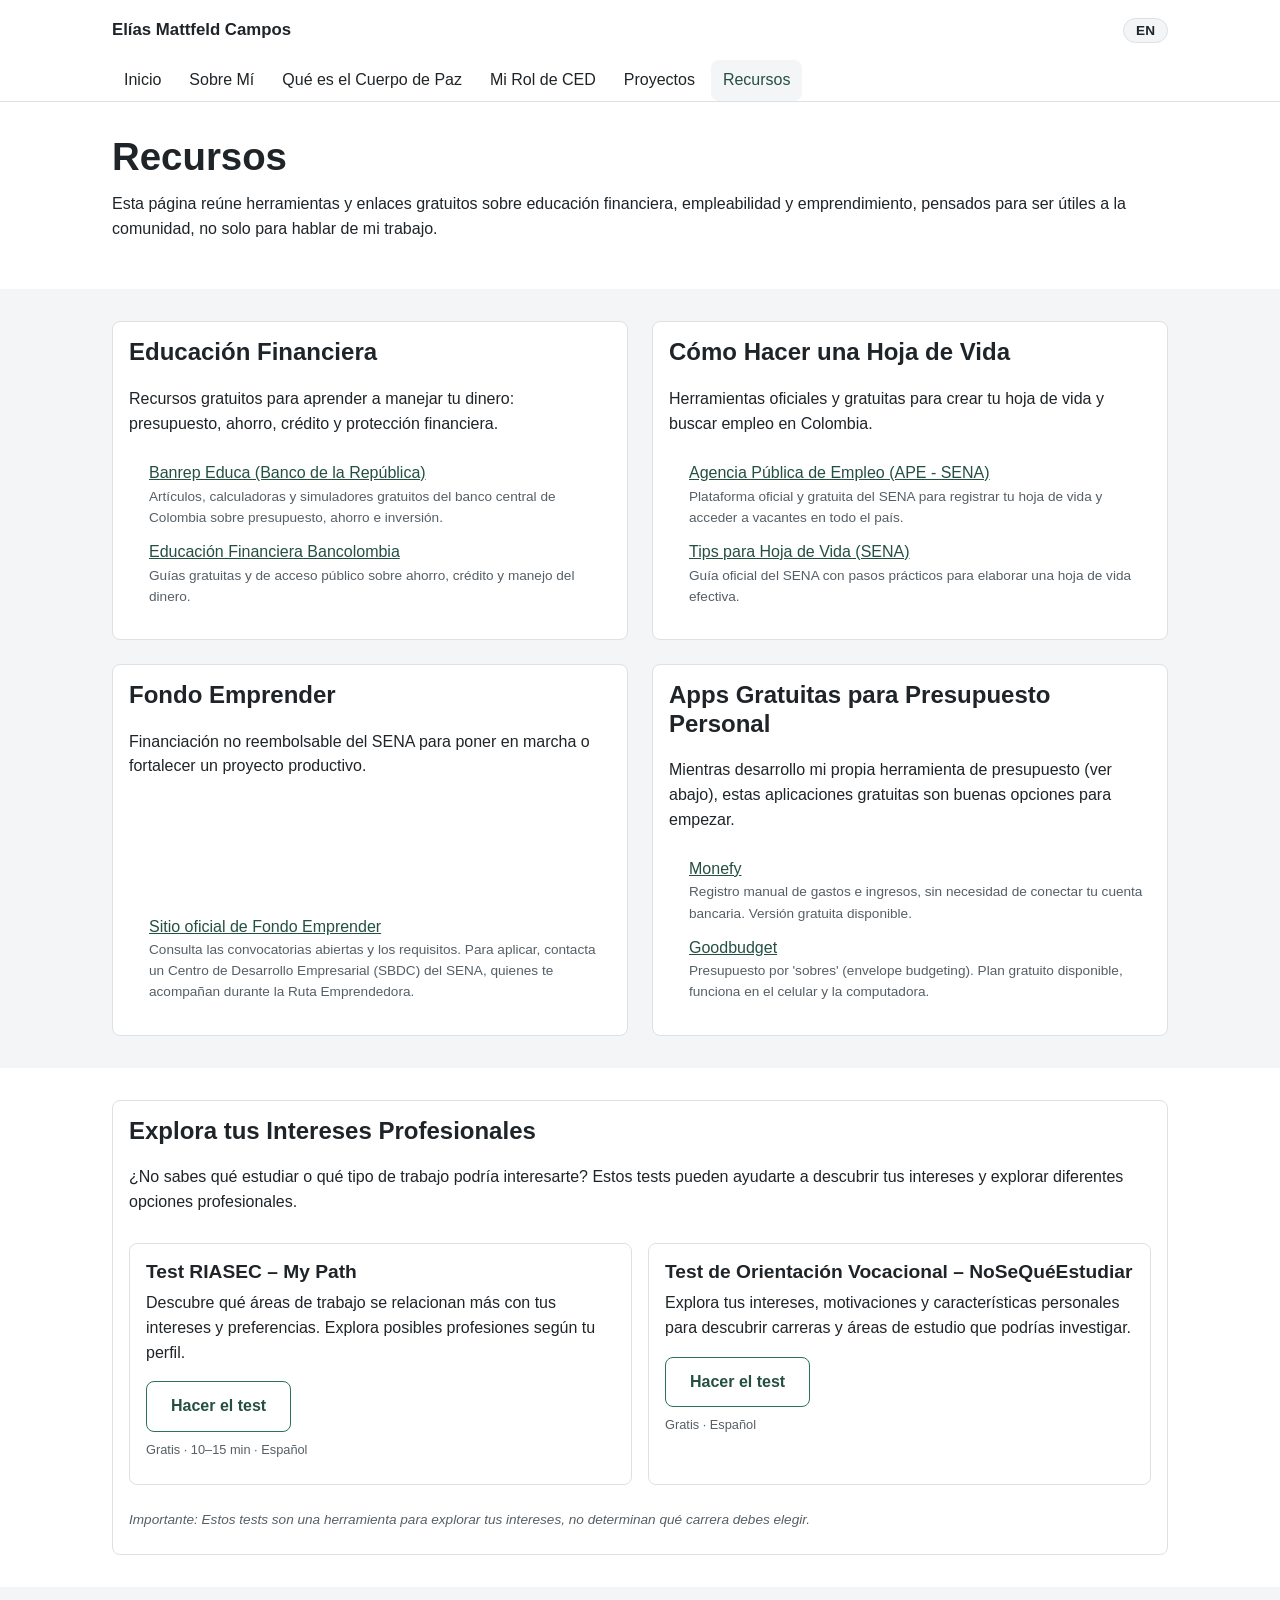
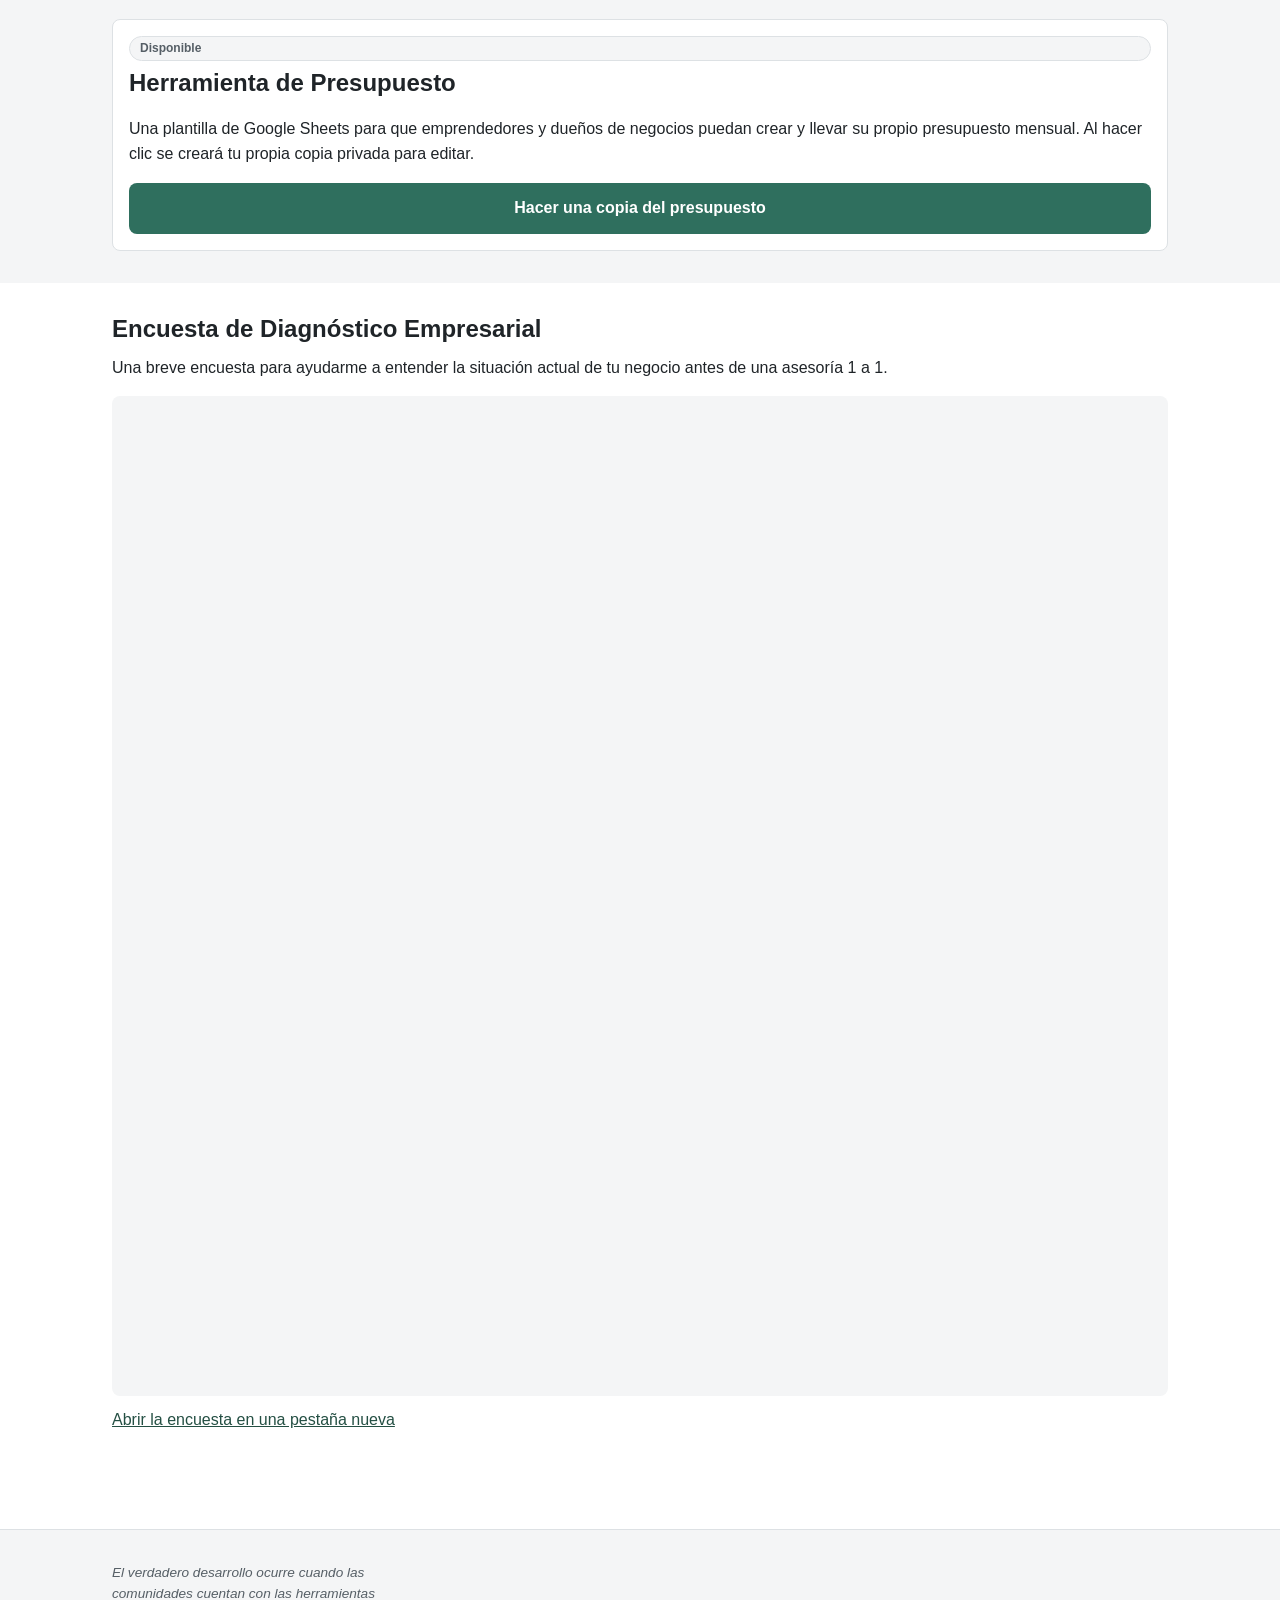
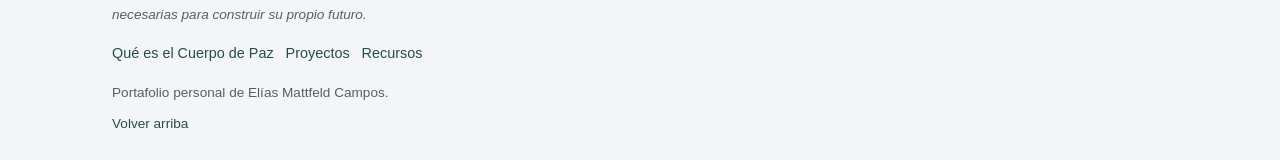
<file: resources.html>
<!DOCTYPE html>
<html lang="es">
<head>
<meta charset="UTF-8" />
<meta name="viewport" content="width=device-width, initial-scale=1.0" />
<title data-i18n="meta.resources.title">Recursos | Elías Mattfeld Campos</title>
<meta name="description" data-i18n-attr="content:meta.resources.description" content="Recursos gratuitos de educación financiera, empleabilidad y emprendimiento para la comunidad." />
<meta property="og:title" data-i18n-attr="content:meta.resources.title" content="Recursos | Elías Mattfeld Campos" />
<meta property="og:description" data-i18n-attr="content:meta.resources.description" content="Recursos gratuitos de educación financiera, empleabilidad y emprendimiento para la comunidad." />
<meta property="og:type" content="website" />
<link rel="stylesheet" href="assets/css/styles.css" />
</head>
<body id="top">
<a class="skip-link" href="#main-content">Saltar al contenido principal / Skip to main content</a>

<header class="site-header">
  <div class="container header-inner">
    <a href="index.html" class="site-title">Elías Mattfeld Campos</a>
    <div class="nav-controls">
      <button class="lang-toggle" type="button">EN</button>
      <button class="nav-toggle" type="button" aria-expanded="false" aria-controls="main-nav" aria-label="Abrir menú / Open menu">
        <svg viewBox="0 0 24 24" fill="none" stroke="currentColor" stroke-width="2" aria-hidden="true"><line x1="3" y1="6" x2="21" y2="6"/><line x1="3" y1="12" x2="21" y2="12"/><line x1="3" y1="18" x2="21" y2="18"/></svg>
      </button>
    </div>
  </div>
  <nav class="main-nav" id="main-nav" aria-label="Principal">
    <div class="container">
      <ul>
        <li><a href="index.html" data-i18n="nav.home">Inicio</a></li>
        <li><a href="about.html" data-i18n="nav.about">Sobre Mí</a></li>
        <li><a href="peace-corps.html" data-i18n="nav.peaceCorps">Qué es el Cuerpo de Paz</a></li>
        <li><a href="ced-role.html" data-i18n="nav.cedRole">Mi Rol de CED</a></li>
        <li><a href="projects.html" data-i18n="nav.projects">Proyectos</a></li>
        <li><a href="resources.html" data-i18n="nav.resources">Recursos</a></li>
      </ul>
    </div>
  </nav>
</header>

<main id="main-content">
  <section>
    <div class="container">
      <h1 data-i18n="resources.heading">Recursos</h1>
      <p data-i18n="resources.intro">Esta página reúne herramientas y enlaces gratuitos sobre educación financiera, empleabilidad y emprendimiento, pensados para ser útiles a la comunidad, no solo para hablar de mi trabajo.</p>
    </div>
  </section>

  <section class="section-alt">
    <div class="container">
      <div id="resources-list" class="card-grid cols-2"></div>
    </div>
  </section>

  <section>
    <div class="container">
      <article class="card">
        <div class="card-body">
          <h2 data-i18n="resources.interestsTitle">Explora tus Intereses Profesionales</h2>
          <p data-i18n="resources.interestsIntro">¿No sabes qué estudiar o qué tipo de trabajo podría interesarte? Estos tests pueden ayudarte a descubrir tus intereses y explorar diferentes opciones profesionales.</p>
          <div class="interest-tests">
            <div class="interest-test">
              <h3 data-i18n="resources.riasecTitle">Test RIASEC – My Path</h3>
              <p data-i18n="resources.riasecText">Descubre qué áreas de trabajo se relacionan más con tus intereses y preferencias. Explora posibles profesiones según tu perfil.</p>
              <a class="btn btn-secondary" href="https://my-path.net/es/test/career/" target="_blank" rel="noopener noreferrer" data-i18n="resources.testButtonLabel">Hacer el test</a>
              <p class="text-muted" style="font-size: 0.8rem;" data-i18n="resources.riasecLabel">Gratis · 10–15 min · Español</p>
            </div>
            <div class="interest-test">
              <h3 data-i18n="resources.vocationalTitle">Test de Orientación Vocacional – NoSeQuéEstudiar</h3>
              <p data-i18n="resources.vocationalText">Explora tus intereses, motivaciones y características personales para descubrir carreras y áreas de estudio que podrías investigar.</p>
              <a class="btn btn-secondary" href="https://www.nosequeestudiar.net/test-orientacion-vocacional/" target="_blank" rel="noopener noreferrer" data-i18n="resources.testButtonLabel">Hacer el test</a>
              <p class="text-muted" style="font-size: 0.8rem;" data-i18n="resources.vocationalLabel">Gratis · Español</p>
            </div>
          </div>
          <p class="text-muted" style="font-size: 0.85rem; margin-top: var(--space-4);"><em data-i18n="resources.interestsNote">Importante: Estos tests son una herramienta para explorar tus intereses, no determinan qué carrera debes elegir.</em></p>
        </div>
      </article>
    </div>
  </section>

  <section class="section-alt">
    <div class="container">
      <article class="card">
        <div class="card-body">
          <span class="badge" data-i18n="resources.budgetToolStatus">Disponible</span>
          <h2 data-i18n="resources.budgetToolTitle">Herramienta de Presupuesto</h2>
          <p data-i18n="resources.budgetToolText">Una plantilla de Google Sheets para que emprendedores y dueños de negocios puedan crear y llevar su propio presupuesto mensual. Al hacer clic se creará tu propia copia privada para editar.</p>
          <a class="btn btn-primary" href="https://docs.google.com/spreadsheets/d/1Z_cgP0AV9RZ7U2tH2pLPlh8rcV9mJ88VaAKN8zMnXI0/copy" target="_blank" rel="noopener noreferrer" data-i18n="resources.budgetToolLinkLabel">Hacer una copia del presupuesto</a>
        </div>
      </article>
    </div>
  </section>

  <section>
    <div class="container">
      <h2 data-i18n="resources.surveyTitle">Encuesta de Diagnóstico Empresarial</h2>
      <p data-i18n="resources.surveyText">Una breve encuesta para ayudarme a entender la situación actual de tu negocio antes de una asesoría 1 a 1.</p>
      <div class="responsive-embed">
        <iframe src="https://docs.google.com/forms/d/e/1FAIpQLSdOHp80spf_WEpuPoVQc8hxnj-Lv-PAzg7qbyykdYQf3lD3xA/viewform?embedded=true" title="Encuesta de Diagnóstico Empresarial" loading="lazy">Cargando…</iframe>
      </div>
      <p style="margin-top: var(--space-3);">
        <a href="https://forms.gle/NE4W5KL77BgzoJs17" target="_blank" rel="noopener noreferrer" data-i18n="resources.surveyOpenLabel">Abrir la encuesta en una pestaña nueva</a>
      </p>
    </div>
  </section>
</main>

<footer class="site-footer">
  <div class="container">
    <p class="footer-tagline" data-i18n="footer.tagline">El verdadero desarrollo ocurre cuando las comunidades cuentan con las herramientas necesarias para construir su propio futuro.</p>
    <ul class="footer-links">
      <li><a href="peace-corps.html" data-i18n="nav.peaceCorps">Qué es el Cuerpo de Paz</a></li>
      <li><a href="projects.html" data-i18n="nav.projects">Proyectos</a></li>
      <li><a href="resources.html" data-i18n="nav.resources">Recursos</a></li>
    </ul>
    <p data-i18n="footer.rights">Portafolio personal de Elías Mattfeld Campos.</p>
    <a class="back-to-top" href="#top" data-i18n="footer.backToTop">Volver arriba</a>
  </div>
</footer>

<script src="assets/js/i18n.js"></script>
<script src="assets/js/main.js"></script>
<script>
  function localize(field, lang) {
    if (field && typeof field === "object") return field[lang] || field.es || field.en || "";
    return field || "";
  }
  function escapeHtml(str) {
    const div = document.createElement("div");
    div.textContent = str || "";
    return div.innerHTML;
  }

  let resourcesData = null;
  async function loadResources() {
    if (resourcesData) return resourcesData;
    const res = await fetch("data/resources.json", { cache: "no-cache" });
    resourcesData = await res.json();
    return resourcesData;
  }

  async function renderResources(dict) {
    const lang = window.i18n.getLang();
    const categories = await loadResources();
    const list = document.getElementById("resources-list");
    if (list) {
      list.innerHTML = categories
        .map((cat) => {
          const links = (cat.links || [])
            .map(
              (l) => `
                <li>
                  <a href="${escapeHtml(l.url)}" target="_blank" rel="noopener noreferrer">${escapeHtml(localize(l.label, lang))}</a>
                  <p class="text-muted" style="font-size: 0.85rem; margin: 0;">${escapeHtml(localize(l.note, lang))}</p>
                </li>
              `
            )
            .join("");
          return `
            <article class="card">
              <div class="card-body">
                <h2>${escapeHtml(localize(cat.title, lang))}</h2>
                <p>${escapeHtml(localize(cat.description, lang))}</p>
                <ul class="resource-links">${links}</ul>
              </div>
            </article>
          `;
        })
        .join("");
    }
  }

  document.addEventListener("i18n:rendered", (e) => renderResources(e.detail.dict));
</script>
</body>
</html>
</file>
<file: assets/css/styles.css>
/* =========================================================
   Elías Mattfeld Campos — Portfolio
   Mobile-first stylesheet. Breakpoints: 375 (base), 768, 1280.
   ========================================================= */

:root {
  --color-bg: #ffffff;
  --color-surface: #f4f5f6;
  --color-border: #dde1e4;
  --color-text: #1f2428;
  --color-text-muted: #565f66;
  --color-accent: #2f6f5e;
  --color-accent-dark: #244f43;
  --color-accent-contrast: #ffffff;
  --color-focus: #1d5ea8;

  --font-body: -apple-system, BlinkMacSystemFont, "Segoe UI", Roboto, Helvetica, Arial, sans-serif;
  --font-heading: var(--font-body);

  --space-1: 0.25rem;
  --space-2: 0.5rem;
  --space-3: 0.75rem;
  --space-4: 1rem;
  --space-5: 1.5rem;
  --space-6: 2rem;
  --space-7: 3rem;
  --space-8: 4rem;

  --radius: 8px;
  --max-width: 1120px;
  --header-height: 60px;
}

/* Reset */
*, *::before, *::after { box-sizing: border-box; }
html { -webkit-text-size-adjust: 100%; scroll-behavior: smooth; }
body {
  margin: 0;
  font-family: var(--font-body);
  color: var(--color-text);
  background: var(--color-bg);
  line-height: 1.55;
  font-size: 1rem;
}
img { max-width: 100%; height: auto; display: block; }
h1, h2, h3, h4 { font-family: var(--font-heading); line-height: 1.2; margin: 0 0 var(--space-3); font-weight: 700; }
h1 { font-size: 1.9rem; }
h2 { font-size: 1.5rem; }
h3 { font-size: 1.2rem; }
p { margin: 0 0 var(--space-4); }
a { color: var(--color-accent-dark); }
ul, ol { padding-left: 1.25rem; }
button { font-family: inherit; }

a:focus-visible,
button:focus-visible,
input:focus-visible,
select:focus-visible,
[tabindex]:focus-visible {
  outline: 3px solid var(--color-focus);
  outline-offset: 2px;
}

.container {
  width: 100%;
  max-width: var(--max-width);
  margin: 0 auto;
  padding: 0 var(--space-4);
}

.skip-link {
  position: absolute;
  left: -9999px;
  top: 0;
  background: var(--color-accent-dark);
  color: #fff;
  padding: var(--space-3) var(--space-4);
  z-index: 200;
  border-radius: 0 0 var(--radius) 0;
}
.skip-link:focus {
  left: 0;
}

/* =========================
   Header / Navigation
   ========================= */
.site-header {
  position: sticky;
  top: 0;
  z-index: 100;
  background: var(--color-bg);
  border-bottom: 1px solid var(--color-border);
}
.header-inner {
  display: flex;
  align-items: center;
  justify-content: space-between;
  min-height: var(--header-height);
  gap: var(--space-3);
}
.site-title {
  font-weight: 700;
  font-size: 1.05rem;
  text-decoration: none;
  color: var(--color-text);
}
.site-title:hover { color: var(--color-accent-dark); }

.nav-controls {
  display: flex;
  align-items: center;
  gap: var(--space-2);
}

.lang-toggle {
  border: 1px solid var(--color-border);
  background: var(--color-surface);
  color: var(--color-text);
  border-radius: 999px;
  padding: var(--space-1) var(--space-3);
  font-size: 0.85rem;
  font-weight: 600;
  cursor: pointer;
}
.lang-toggle:hover { background: var(--color-border); }

.nav-toggle {
  display: inline-flex;
  align-items: center;
  justify-content: center;
  width: 44px;
  height: 44px;
  background: none;
  border: 1px solid var(--color-border);
  border-radius: var(--radius);
  cursor: pointer;
}
.nav-toggle svg { width: 22px; height: 22px; }

.main-nav {
  display: none;
  border-top: 1px solid var(--color-border);
}
.main-nav.is-open { display: block; }
.main-nav ul {
  list-style: none;
  margin: 0;
  padding: var(--space-3) 0;
  display: flex;
  flex-direction: column;
}
.main-nav a {
  display: block;
  padding: var(--space-3) var(--space-4);
  text-decoration: none;
  color: var(--color-text);
  font-weight: 500;
  border-radius: var(--radius);
}
.main-nav a:hover,
.main-nav a[aria-current="page"] {
  background: var(--color-surface);
  color: var(--color-accent-dark);
}

@media (min-width: 768px) {
  .nav-toggle { display: none; }
  .main-nav {
    display: block;
    border-top: none;
  }
  .main-nav ul {
    flex-direction: row;
    padding: 0;
    gap: var(--space-1);
  }
  .main-nav a { padding: var(--space-2) var(--space-3); }
  .header-inner { padding: 0; }
}

/* =========================
   Buttons
   ========================= */
.btn {
  display: inline-flex;
  align-items: center;
  justify-content: center;
  gap: var(--space-2);
  padding: var(--space-3) var(--space-5);
  border-radius: var(--radius);
  text-decoration: none;
  font-weight: 600;
  border: 1px solid transparent;
  cursor: pointer;
  font-size: 1rem;
  min-height: 44px;
}
.btn-primary {
  background: var(--color-accent);
  color: var(--color-accent-contrast);
}
.btn-primary:hover { background: var(--color-accent-dark); }
.btn-secondary {
  background: transparent;
  color: var(--color-accent-dark);
  border-color: var(--color-accent);
}
.btn-secondary:hover { background: var(--color-surface); }
.btn-group {
  display: flex;
  flex-wrap: wrap;
  gap: var(--space-3);
}

/* =========================
   Hero
   ========================= */
.hero {
  padding: var(--space-7) 0 var(--space-6);
}
.hero-photo {
  width: 100%;
  border-radius: var(--radius);
  margin-bottom: var(--space-5);
  aspect-ratio: 4 / 3;
  object-fit: cover;
  background: var(--color-surface);
}
.hero-eyebrow {
  text-transform: uppercase;
  letter-spacing: 0.06em;
  font-size: 0.8rem;
  color: var(--color-accent-dark);
  font-weight: 700;
  margin-bottom: var(--space-2);
}
.hero-headline {
  font-size: 1.35rem;
  color: var(--color-text-muted);
  font-weight: 500;
  margin-bottom: var(--space-4);
}

@media (min-width: 768px) {
  .hero-grid {
    display: grid;
    grid-template-columns: 1.1fr 0.9fr;
    gap: var(--space-7);
    align-items: center;
  }
  .hero-photo { margin-bottom: 0; }
  h1 { font-size: 2.4rem; }
}

/* =========================
   Sections
   ========================= */
section {
  padding: var(--space-6) 0;
}
.section-alt {
  background: var(--color-surface);
}
.section-header {
  margin-bottom: var(--space-5);
}
.section-header p {
  color: var(--color-text-muted);
  margin-bottom: 0;
}

/* Card grids */
.card-grid {
  display: grid;
  grid-template-columns: 1fr;
  gap: var(--space-5);
}
@media (min-width: 600px) {
  .card-grid.cols-2 { grid-template-columns: repeat(2, 1fr); }
}
@media (min-width: 900px) {
  .card-grid.cols-3 { grid-template-columns: repeat(3, 1fr); }
  .card-grid.cols-4 { grid-template-columns: repeat(4, 1fr); }
}

.card {
  background: var(--color-bg);
  border: 1px solid var(--color-border);
  border-radius: var(--radius);
  overflow: hidden;
  display: flex;
  flex-direction: column;
}
.card-image {
  width: 100%;
  aspect-ratio: 16 / 10;
  object-fit: cover;
  background: var(--color-surface);
}
.card-body {
  padding: var(--space-4);
  display: flex;
  flex-direction: column;
  gap: var(--space-2);
  flex: 1;
}
.card-body h3 { margin-bottom: 0; }
.card-meta {
  display: flex;
  flex-wrap: wrap;
  gap: var(--space-2);
  font-size: 0.82rem;
  color: var(--color-text-muted);
}
.card-body p { margin-bottom: var(--space-2); flex: 1; }
.card-body .card-meta { flex: none; }

.badge {
  display: inline-block;
  background: var(--color-surface);
  border: 1px solid var(--color-border);
  color: var(--color-text-muted);
  font-size: 0.75rem;
  font-weight: 600;
  padding: 2px 10px;
  border-radius: 999px;
}
.badge-accent {
  background: var(--color-accent);
  color: var(--color-accent-contrast);
  border-color: var(--color-accent);
}

/* What I Do / icon grid */
.icon-card {
  padding: var(--space-4);
  border: 1px solid var(--color-border);
  border-radius: var(--radius);
  background: var(--color-bg);
}
.icon-card h3 { font-size: 1.05rem; }
.icon-card p { margin-bottom: 0; color: var(--color-text-muted); font-size: 0.95rem; }

/* Stats */
.stats-grid {
  display: grid;
  grid-template-columns: repeat(2, 1fr);
  gap: var(--space-4);
}
@media (min-width: 768px) {
  .stats-grid { grid-template-columns: repeat(4, 1fr); }
}
.stat {
  text-align: center;
  padding: var(--space-4);
  border: 1px dashed var(--color-border);
  border-radius: var(--radius);
}
.stat-value {
  display: block;
  font-size: 1.1rem;
  font-weight: 700;
  color: var(--color-accent-dark);
  margin-bottom: var(--space-1);
}
.stat-label {
  font-size: 0.85rem;
  color: var(--color-text-muted);
}
.stats-note {
  font-size: 0.85rem;
  color: var(--color-text-muted);
  margin-top: var(--space-3);
  font-style: italic;
}

/* =========================
   Steps / process cards (Peace Corps practice)
   ========================= */
.step-list {
  display: grid;
  gap: var(--space-4);
  list-style: none;
  padding: 0;
  margin: 0;
  counter-reset: step;
}
.step-item {
  display: grid;
  grid-template-columns: 40px 1fr;
  gap: var(--space-3);
  padding: var(--space-4);
  border: 1px solid var(--color-border);
  border-radius: var(--radius);
  background: var(--color-bg);
}
.step-number {
  counter-increment: step;
  width: 40px;
  height: 40px;
  border-radius: 50%;
  background: var(--color-accent);
  color: #fff;
  display: flex;
  align-items: center;
  justify-content: center;
  font-weight: 700;
}
.step-number::before { content: counter(step); }

/* =========================
   Timeline
   ========================= */
.timeline {
  list-style: none;
  margin: 0;
  padding: 0;
  border-left: 2px solid var(--color-border);
}
.timeline li {
  position: relative;
  padding: 0 0 var(--space-5) var(--space-5);
}
.timeline li::before {
  content: "";
  position: absolute;
  left: -7px;
  top: 4px;
  width: 12px;
  height: 12px;
  border-radius: 50%;
  background: var(--color-accent);
}
.timeline-date {
  font-size: 0.82rem;
  font-weight: 700;
  color: var(--color-accent-dark);
  text-transform: uppercase;
  letter-spacing: 0.04em;
}

/* =========================
   Disclaimer
   ========================= */
.disclaimer {
  background: var(--color-surface);
  border: 1px solid var(--color-border);
  border-left: 4px solid var(--color-accent);
  padding: var(--space-4);
  border-radius: var(--radius);
  font-size: 0.92rem;
  color: var(--color-text-muted);
}

/* =========================
   Footer
   ========================= */
.site-footer {
  border-top: 1px solid var(--color-border);
  background: var(--color-surface);
  padding: var(--space-6) 0 var(--space-5);
  margin-top: var(--space-7);
}
.site-footer p {
  font-size: 0.85rem;
  color: var(--color-text-muted);
  margin-bottom: var(--space-2);
}
.footer-tagline {
  font-size: 1.05rem;
  font-style: italic;
  color: var(--color-text);
  max-width: 42ch;
  margin-bottom: var(--space-5);
}
.footer-links {
  display: flex;
  flex-wrap: wrap;
  gap: var(--space-3);
  margin-bottom: var(--space-4);
  padding: 0;
  list-style: none;
}
.footer-links a { text-decoration: none; font-size: 0.9rem; }
.back-to-top {
  display: inline-block;
  font-size: 0.85rem;
  text-decoration: none;
}

/* =========================
   Forms / Filters (projects, gallery)
   ========================= */
.filter-bar {
  display: flex;
  flex-direction: column;
  gap: var(--space-3);
  margin-bottom: var(--space-5);
  padding: var(--space-4);
  background: var(--color-surface);
  border-radius: var(--radius);
  border: 1px solid var(--color-border);
}
.filter-field {
  display: flex;
  flex-direction: column;
  gap: var(--space-1);
}
.filter-field label {
  font-size: 0.82rem;
  font-weight: 600;
  color: var(--color-text-muted);
}
.filter-field input,
.filter-field select {
  padding: var(--space-2) var(--space-3);
  border: 1px solid var(--color-border);
  border-radius: var(--radius);
  font-size: 1rem;
  background: var(--color-bg);
  color: var(--color-text);
  min-height: 44px;
}
.filter-row {
  display: grid;
  grid-template-columns: 1fr;
  gap: var(--space-3);
}
@media (min-width: 700px) {
  .filter-row { grid-template-columns: repeat(3, 1fr); }
}
.filter-actions {
  display: flex;
  justify-content: flex-end;
}
.link-button {
  background: none;
  border: none;
  color: var(--color-accent-dark);
  text-decoration: underline;
  cursor: pointer;
  font-size: 0.9rem;
  padding: var(--space-2);
}

.empty-state {
  text-align: center;
  padding: var(--space-6);
  color: var(--color-text-muted);
}

/* =========================
   Project detail page
   ========================= */
.project-hero-image {
  width: 100%;
  border-radius: var(--radius);
  aspect-ratio: 16 / 9;
  object-fit: cover;
  background: var(--color-surface);
  margin-bottom: var(--space-5);
}
.project-meta-list {
  display: grid;
  grid-template-columns: 1fr;
  gap: var(--space-3);
  list-style: none;
  padding: 0;
  margin: 0 0 var(--space-5);
}
@media (min-width: 600px) {
  .project-meta-list { grid-template-columns: repeat(2, 1fr); }
}
.project-meta-list dt {
  font-size: 0.78rem;
  text-transform: uppercase;
  letter-spacing: 0.04em;
  color: var(--color-text-muted);
  font-weight: 700;
}
.project-meta-list dd {
  margin: 0;
  font-size: 0.95rem;
}
.project-section {
  padding: var(--space-5) 0;
  border-top: 1px solid var(--color-border);
}
.project-section:first-of-type { border-top: none; }

.doc-list {
  list-style: none;
  padding: 0;
  margin: 0;
  display: flex;
  flex-direction: column;
  gap: var(--space-2);
}
.doc-list a {
  display: flex;
  align-items: center;
  gap: var(--space-2);
  padding: var(--space-3);
  border: 1px solid var(--color-border);
  border-radius: var(--radius);
  text-decoration: none;
  color: var(--color-text);
}
.doc-list a:hover { background: var(--color-surface); }

/* =========================
   Skills
   ========================= */
.skill-group { margin-bottom: var(--space-5); }
.skill-badges {
  display: flex;
  flex-wrap: wrap;
  gap: var(--space-2);
}
.skill-badge {
  background: var(--color-surface);
  border: 1px solid var(--color-border);
  border-radius: 999px;
  padding: var(--space-1) var(--space-3);
  font-size: 0.85rem;
}

/* =========================
   Gallery
   ========================= */
.gallery-grid {
  display: grid;
  grid-template-columns: repeat(2, 1fr);
  gap: var(--space-3);
}
@media (min-width: 600px) {
  .gallery-grid { grid-template-columns: repeat(3, 1fr); }
}
@media (min-width: 900px) {
  .gallery-grid { grid-template-columns: repeat(4, 1fr); }
}
.gallery-item {
  border: none;
  padding: 0;
  background: none;
  cursor: pointer;
  border-radius: var(--radius);
  overflow: hidden;
  aspect-ratio: 1 / 1;
  position: relative;
}
.gallery-item img {
  width: 100%;
  height: 100%;
  object-fit: cover;
}
.gallery-item figcaption { display: none; }

/* =========================
   Resource links
   ========================= */
.resource-links {
  display: flex;
  flex-direction: column;
  gap: var(--space-3);
  margin-top: var(--space-2);
}
.resource-links li { list-style: none; }

/* =========================
   Weekly schedule
   ========================= */
.schedule-box {
  display: flex;
  flex-direction: column;
}
.schedule-row {
  display: flex;
  flex-direction: column;
  gap: var(--space-2);
  padding: var(--space-4) 0;
  border-bottom: 1px solid var(--color-border);
}
.schedule-row:last-child { border-bottom: none; padding-bottom: 0; }
.schedule-row:first-child { padding-top: 0; }
.schedule-row h3 { margin-bottom: 0; }
@media (min-width: 600px) {
  .schedule-row {
    flex-direction: row;
    align-items: baseline;
    gap: var(--space-5);
  }
  .schedule-row .badge { flex: 0 0 auto; min-width: 8rem; text-align: center; }
}

/* =========================
   Contact list
   ========================= */
.contact-list {
  display: flex;
  flex-direction: column;
  gap: var(--space-3);
}
.contact-list li { list-style: none; font-size: 1.05rem; }

/* =========================
   Interest tests
   ========================= */
.interest-tests {
  display: grid;
  grid-template-columns: 1fr;
  gap: var(--space-4);
  margin-top: var(--space-3);
}
@media (min-width: 600px) {
  .interest-tests { grid-template-columns: repeat(2, 1fr); }
}
.interest-test {
  display: flex;
  flex-direction: column;
  gap: var(--space-2);
  padding: var(--space-4);
  border: 1px solid var(--color-border);
  border-radius: var(--radius);
}
.interest-test h3 { margin-bottom: 0; }
.interest-test .btn { align-self: flex-start; }

/* =========================
   Responsive embed (Google Forms, etc.)
   ========================= */
.responsive-embed {
  width: 100%;
  border-radius: var(--radius);
  overflow: hidden;
  background: var(--color-surface);
  margin-top: var(--space-3);
}
.responsive-embed iframe {
  display: block;
  width: 100%;
  height: 1000px;
  border: 0;
}

.lightbox {
  position: fixed;
  inset: 0;
  background: rgba(20, 22, 24, 0.92);
  display: none;
  align-items: center;
  justify-content: center;
  z-index: 300;
  padding: var(--space-4);
}
.lightbox.is-open { display: flex; }
.lightbox-content {
  max-width: 900px;
  width: 100%;
  color: #fff;
}
.lightbox-content img {
  width: 100%;
  max-height: 70vh;
  object-fit: contain;
  border-radius: var(--radius);
  background: #000;
}
.lightbox-caption {
  margin-top: var(--space-3);
  font-size: 0.9rem;
  color: #e6e8ea;
}
.lightbox-controls {
  display: flex;
  justify-content: space-between;
  align-items: center;
  margin-top: var(--space-3);
}
.lightbox-controls button {
  background: rgba(255,255,255,0.12);
  border: 1px solid rgba(255,255,255,0.3);
  color: #fff;
  border-radius: var(--radius);
  padding: var(--space-2) var(--space-4);
  cursor: pointer;
  min-height: 44px;
}
.lightbox-controls button:hover { background: rgba(255,255,255,0.22); }

/* =========================
   Utility
   ========================= */
.text-muted { color: var(--color-text-muted); }
.mt-0 { margin-top: 0; }
.visually-hidden {
  position: absolute;
  width: 1px; height: 1px;
  padding: 0; margin: -1px;
  overflow: hidden;
  clip: rect(0,0,0,0);
  white-space: nowrap;
  border: 0;
}

@media (min-width: 1280px) {
  .container { padding: 0 var(--space-6); }
}

@media (prefers-color-scheme: dark) {
  :root {
    --color-bg: #16191b;
    --color-surface: #1f2427;
    --color-border: #33393d;
    --color-text: #eceff1;
    --color-text-muted: #a6adb2;
    --color-accent: #4fa78c;
    --color-accent-dark: #74c2a8;
    --color-accent-contrast: #0d1210;
    --color-focus: #6fb2f0;
  }
  .lightbox { background: rgba(0,0,0,0.96); }
}
</file>
